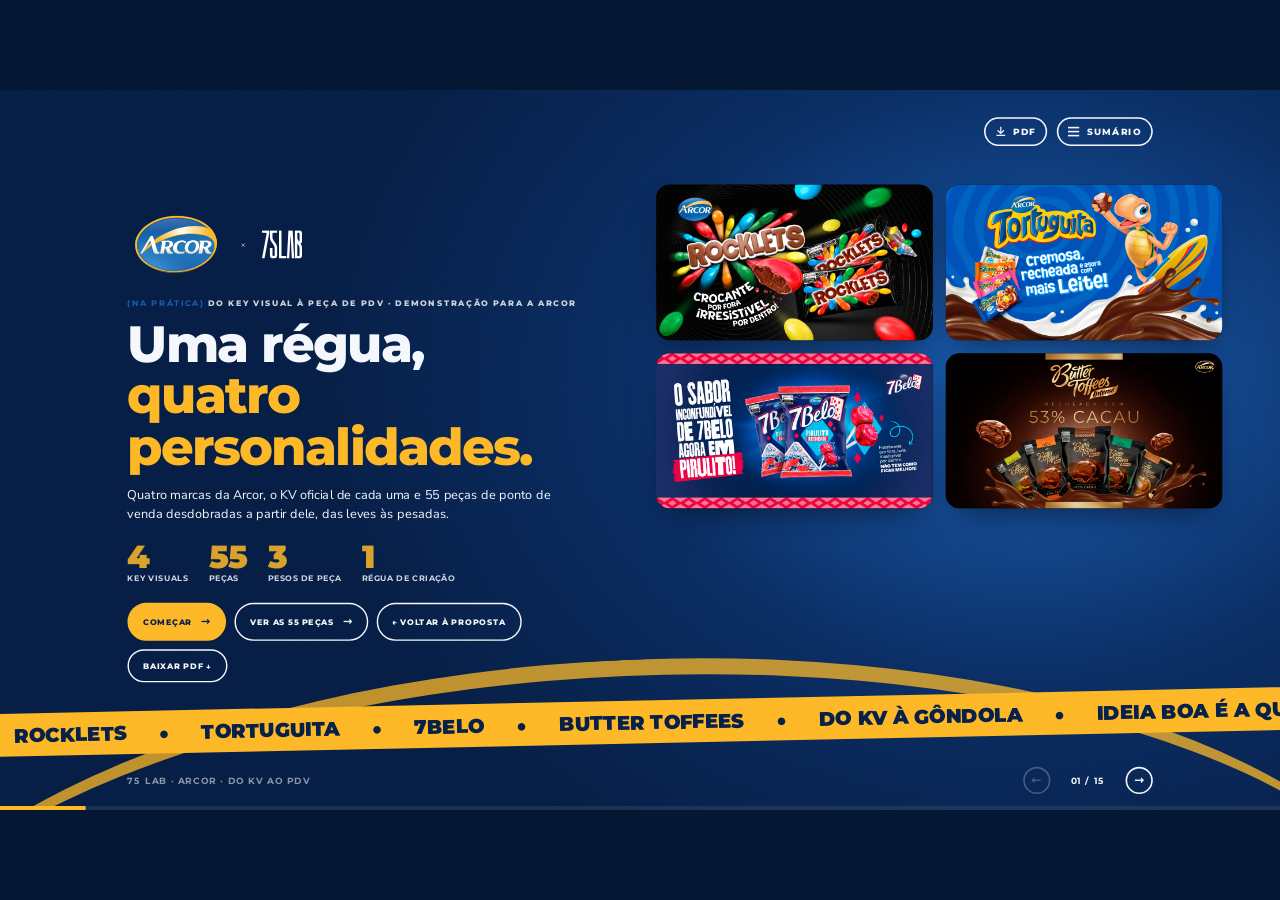
<file: index.html>
<!doctype html>
<html lang="pt-BR">
<head>
<meta charset="utf-8">
<meta name="viewport" content="width=device-width, initial-scale=1">
<title>Arcor × 75 LAB · Do KV ao PDV</title>
<meta name="description" content="Demonstração da 75 LAB para a Arcor: estratégia de criação do key visual à peça de ponto de venda, com 55 peças de Rocklets, Tortuguita, 7Belo e Butter Toffees.">
<meta name="robots" content="noindex">
<link rel="icon" href="assets/75lab-lime.png">
<link rel="preconnect" href="https://fonts.googleapis.com">
<link rel="preconnect" href="https://fonts.gstatic.com" crossorigin>
<link href="https://fonts.googleapis.com/css2?family=Montserrat:wght@600;700;800;900&family=Nunito+Sans:opsz,wght@6..12,400;6..12,600;6..12,700;6..12,800&display=swap" rel="stylesheet">
<link rel="stylesheet" href="assets/deck.css?v=20261029163727">
</head>
<body>

<svg width="0" height="0" style="position:absolute" aria-hidden="true">
  <symbol id="i-pincel" viewBox="0 0 48 48"><path d="M30 6l12 12-20 20H10V26zM25 11l12 12M10 38l-4 4"/></symbol>
  <symbol id="i-fabrica" viewBox="0 0 48 48"><path d="M6 42V20l10 6v-6l10 6v-6l10 6V8h6v34zM13 35h5M23 35h5M33 35h5"/></symbol>
  <symbol id="i-caminhao" viewBox="0 0 48 48"><path d="M4 11h24v21H4zM28 18h9l7 8v6H28z"/><circle cx="12" cy="36" r="4"/><circle cx="36" cy="36" r="4"/></symbol>
  <symbol id="i-rede" viewBox="0 0 48 48"><rect x="19" y="19" width="10" height="10"/><rect x="5" y="5" width="8" height="8"/><rect x="35" y="5" width="8" height="8"/><rect x="5" y="35" width="8" height="8"/><rect x="35" y="35" width="8" height="8"/><path d="M13 13l6 6M35 13l-6 6M13 35l6-6M35 35l-6-6"/></symbol>
  <symbol id="i-relogio" viewBox="0 0 48 48"><circle cx="24" cy="24" r="18"/><path d="M24 13v11l8 5"/></symbol>
  <symbol id="i-escudo" viewBox="0 0 48 48"><path d="M24 4l16 6v12c0 10-7 18-16 22C15 40 8 32 8 22V10z"/><path d="M17 24l5 5 9-10"/></symbol>
  <symbol id="i-olho" viewBox="0 0 48 48"><path d="M4 24s7-13 20-13 20 13 20 13-7 13-20 13S4 24 4 24z"/><circle cx="24" cy="24" r="6"/></symbol>
  <symbol id="i-cadeado" viewBox="0 0 48 48"><rect x="10" y="22" width="28" height="20"/><path d="M16 22v-6a8 8 0 0 1 16 0v6M24 30v5"/></symbol>
  <symbol id="i-check" viewBox="0 0 48 48"><path d="M9 25l9 9 21-21"/></symbol>
  <symbol id="i-x" viewBox="0 0 48 48"><path d="M12 12l24 24M36 12L12 36"/></symbol>
  <symbol id="i-qr" viewBox="0 0 64 64"><rect x="8" y="8" width="18" height="18"/><rect x="38" y="8" width="18" height="18"/><rect x="8" y="38" width="18" height="18"/><path d="M14 14h6v6h-6zM44 14h6v6h-6zM14 44h6v6h-6zM38 38h6v6h-6zM50 50h6M50 38v6M38 50h6M44 44h6"/></symbol>
  <symbol id="i-pin" viewBox="0 0 48 48"><path d="M24 44s14-13 14-24a14 14 0 0 0-28 0c0 11 14 24 14 24z"/><circle cx="24" cy="20" r="5"/></symbol>
  <symbol id="i-camera" viewBox="0 0 48 48"><path d="M6 15h36v25H6zM17 15l3-6h8l3 6"/><circle cx="24" cy="27" r="7"/></symbol>
  <symbol id="i-calendario" viewBox="0 0 48 48"><path d="M6 10h36v32H6zM6 19h36M16 5v9M32 5v9M13 27h5M22 27h5M31 27h5M13 34h5M22 34h5"/></symbol>
  <symbol id="i-grafico" viewBox="0 0 48 48"><path d="M7 7v34h35M13 33l9-10 6 6 12-14"/></symbol>
  <symbol id="i-alvo" viewBox="0 0 48 48"><circle cx="24" cy="24" r="18"/><circle cx="24" cy="24" r="10"/><circle cx="24" cy="24" r="2"/></symbol>
  <symbol id="i-pessoas" viewBox="0 0 48 48"><circle cx="17" cy="16" r="6"/><circle cx="33" cy="18" r="5"/><path d="M5 40c0-8 5-13 12-13s12 5 12 13M29 28c7 0 13 4 13 12"/></symbol>
  <symbol id="i-raio" viewBox="0 0 48 48"><path d="M27 4L10 27h12l-3 17 19-25H26z"/></symbol>
  <symbol id="i-loja" viewBox="0 0 48 48"><path d="M6 18l4-10h28l4 10zM8 18v24h32V18M20 42V30h8v12"/></symbol>
  <symbol id="i-caixa" viewBox="0 0 48 48"><path d="M6 14l18-8 18 8v20l-18 8-18-8zM6 14l18 8 18-8M24 22v20"/></symbol>
  <symbol id="i-arquivo" viewBox="0 0 48 48"><path d="M11 4h18l9 9v31H11zM28 4v10h10M17 25h14M17 32h14"/></symbol>
  <symbol id="i-alerta" viewBox="0 0 48 48"><path d="M24 6l20 36H4zM24 19v11M24 35v2"/></symbol>
  <symbol id="i-moeda" viewBox="0 0 48 48"><circle cx="24" cy="24" r="18"/><path d="M29 17h-7a4 4 0 0 0 0 8h4a4 4 0 0 1 0 8h-8M24 13v4M24 33v3"/></symbol>
  <symbol id="i-cubo" viewBox="0 0 48 48"><path d="M24 4l18 10v20L24 44 6 34V14zM6 14l18 10 18-10M24 24v20"/></symbol>
  <symbol id="i-sinal" viewBox="0 0 48 48"><circle cx="24" cy="30" r="3"/><path d="M16 22a11 11 0 0 1 16 0M10 16a19 19 0 0 1 28 0M24 33v10"/></symbol>
  <symbol id="i-lupa" viewBox="0 0 48 48"><circle cx="20" cy="20" r="13"/><path d="M30 30l13 13"/></symbol>
  <symbol id="i-tag" viewBox="0 0 48 48"><path d="M6 6h18l18 18-18 18L6 24z"/><circle cx="15" cy="15" r="3"/></symbol>
  <symbol id="i-pasta" viewBox="0 0 48 48"><path d="M5 10h14l4 5h20v25H5z"/></symbol>
  <symbol id="i-versao" viewBox="0 0 48 48"><circle cx="12" cy="10" r="5"/><circle cx="12" cy="38" r="5"/><circle cx="36" cy="18" r="5"/><path d="M12 15v18M36 23c0 9-12 6-21 13"/></symbol>
  <symbol id="i-nota" viewBox="0 0 48 48"><path d="M10 4h28v40l-5-4-5 4-4-4-5 4-4-4-5 4zM17 16h14M17 24h14M17 32h8"/></symbol>
  <symbol id="i-seta" viewBox="0 0 48 48"><path d="M7 24h32M29 14l10 10-10 10"/></symbol>
  <symbol id="i-chat" viewBox="0 0 48 48"><path d="M6 8h36v24H20l-9 8v-8H6z"/></symbol>
  <symbol id="i-mail" viewBox="0 0 48 48"><path d="M5 10h38v28H5zM5 10l19 16 19-16"/></symbol>
  <symbol id="i-fone" viewBox="0 0 48 48"><path d="M10 6h8l4 10-5 4c2 5 6 9 11 11l4-5 10 4v8c0 2-2 4-4 4C20 42 6 28 6 10c0-2 2-4 4-4z"/></symbol>
  <symbol id="i-clique" viewBox="0 0 48 48"><path d="M19 26V9a4 4 0 0 1 8 0v13l9 2c3 .7 5 3.6 4.4 6.6L39 39c-.5 3-3 5-6 5H24c-2 0-3.8-1-5-2.6L11 31c-1.4-2 0-4.8 2.4-4.8 1 0 2 .4 2.7 1.2L19 30"/><path d="M8 12l4 2M10 4l3 4M18 1v4"/></symbol>
  <symbol id="i-funil" viewBox="0 0 48 48"><path d="M5 7h38L28 25v15l-8 4V25z"/></symbol>
</svg>

<div id="wrap"><div id="stage" class="t-foto capa">

  <!-- ===================================================== 01 capa -->
  <section id="capa" class="tela s-capa ativa" data-tema="foto" data-titulo="Capa" data-cap="">
    <div class="kvs-capa sangra" aria-hidden="true">
      <img src="assets/kv/rocklets.webp" alt=""><img src="assets/kv/tortuguita.webp" alt=""><img src="assets/kv/7belo.webp" alt=""><img src="assets/kv/butter-toffees.webp" alt="">
    </div>
    <div class="veu sangra"></div>
    <div class="arco sangra" aria-hidden="true"></div>
    <div class="texto">
      <div class="duas-marcas anima"><img class="arcor" src="assets/logos/arcor.svg" alt="Arcor"><span>×</span><img class="lab" src="assets/logos/75lab-logo-lime.svg" alt="75 LAB"></div>
      <span class="eyebrow anima d1"><b>(Na prática)</b> Do key visual à peça de PDV · demonstração para a Arcor</span>
      <h1 class="anima d2">Uma régua,<br><span>quatro personalidades.</span></h1>
      <p class="lead anima d3">Quatro marcas da Arcor, o KV oficial de cada uma e 55 peças de ponto de venda desdobradas a partir dele, das leves às pesadas.</p>
      <div class="nums-capa anima d4"><span><b data-conta="4">4</b>key visuals</span><span><b data-conta="55">55</b>peças</span><span><b data-conta="3">3</b>pesos de peça</span><span><b data-conta="1">1</b>régua de criação</span></div>
      <div class="acoes anima d5">
        <button class="botao cheio seta" data-ir="por-que" data-cursor="Ir">Começar</button>
        <button class="botao seta" data-ir="galeria" data-cursor="Ver">Ver as 55 peças</button>
        <a class="botao so-tela" href="https://projetos.75lab.com.br/arcor-rfq-75lab/#33" data-cursor="Voltar">← Voltar à proposta</a>
        <a class="botao so-tela" href="arcor-kv-pdv-75lab.pdf" download="Arcor x 75 LAB - Do KV ao PDV.pdf" data-cursor="Baixar">Baixar PDF ↓</a>
      </div>
    </div>
    <div class="marquee sangra"><div>
      <span>Rocklets</span><span>Tortuguita</span><span>7Belo</span><span>Butter Toffees</span><span>Do KV à gôndola</span><span>Ideia boa é a que acontece</span>
      <span>Rocklets</span><span>Tortuguita</span><span>7Belo</span><span>Butter Toffees</span><span>Do KV à gôndola</span><span>Ideia boa é a que acontece</span>
    </div></div>
  </section>

  <!-- ===================================================== 02 por que -->
  <section id="por-que" class="tela s-porq" data-tema="claro" data-titulo="Por que fizemos antes de pedir" data-cap="(01) O ponto de partida">
    <span class="eyebrow anima"><b>(01)</b> Por que esta demonstração existe</span>
    <h2 class="anima d1">Fizemos antes de pedir, <span class="onda t-teal">com o que já é de vocês.</span></h2>
    <p class="lead anima d2">Pegamos quatro marcas reais da Arcor e o key visual oficial de cada uma, sem briefing e sem manual de marca, e desdobramos em peças de ponto de venda. É o mesmo caminho que a conta percorre toda semana: o KV entra, a peça sai pronta para aprovar.</p>
    <div class="trio">
      <div class="anima d2"><span class="n">Entra</span><strong class="num" data-conta="4">4</strong><b>KVs oficiais</b><p>Rocklets, Tortuguita, 7Belo e Butter Toffees, exatamente como a Arcor publica.</p></div>
      <i class="sta anima d3"></i>
      <div class="anima d3"><span class="n">Decide</span><strong class="num" data-conta="4">4</strong><b>decisões de criação</b><p>Promessa, herói, forma e caminho do shopper. Sempre nessa ordem.</p></div>
      <i class="sta anima d4"></i>
      <div class="sai anima d4"><span class="n">Sai</span><strong class="num" data-conta="55">55</strong><b>peças para aprovar</b><p>Conceito realista de cada peça, com medida, material e tiragem, antes de virar 3D.</p></div>
    </div>
    <p class="aviso anima d5"><svg class="ic p"><use href="#i-alerta"/></svg>Demonstração criada sem briefing nem manual de marca da Arcor. Os KVs são os oficiais das marcas; as peças são conceitos da 75 LAB em aprovação.</p>
  </section>

  <!-- ===================================================== 03 os KVs -->
  <section id="kvs" class="tela s-kvs" data-tema="escuro" data-titulo="O KV é a promessa" data-cap="(01) O ponto de partida">
    <span class="eyebrow anima"><b>(01)</b> Os quatro key visuals</span>
    <h2 class="anima d1">O KV é a promessa. <span class="t-lime">A peça tem de cumpri-la na gôndola.</span></h2>
    <div class="quatro-kv">
      <figure class="amplia anima zoom d2" data-amplia="assets/kv/rocklets.webp" data-legenda="KV oficial Rocklets" data-cursor="Ampliar"><img src="assets/kv/rocklets-p.webp" alt="KV Rocklets"><q>Crocante por fora, irresistível por dentro.</q><span>Rocklets</span></figure>
      <figure class="amplia anima zoom d3" data-amplia="assets/kv/tortuguita.webp" data-legenda="KV oficial Tortuguita" data-cursor="Ampliar"><img src="assets/kv/tortuguita-p.webp" alt="KV Tortuguita"><q>Cremosa, recheada e agora com mais leite.</q><span>Tortuguita</span></figure>
      <figure class="amplia anima zoom d4" data-amplia="assets/kv/7belo.webp" data-legenda="KV oficial 7Belo" data-cursor="Ampliar"><img src="assets/kv/7belo-p.webp" alt="KV 7Belo"><q>O sabor inconfundível de 7Belo agora em pirulito.</q><span>7Belo</span></figure>
      <figure class="amplia anima zoom d5" data-amplia="assets/kv/butter-toffees.webp" data-legenda="KV oficial Butter Toffees Intense" data-cursor="Ampliar"><img src="assets/kv/butter-toffees-p.webp" alt="KV Butter Toffees"><q>Recheada com 53% cacau.</q><span>Butter Toffees</span></figure>
    </div>
    <span class="cta so-tela"><svg class="ic"><use href="#i-clique"/></svg>Clique no KV para ver inteiro</span>
    <p class="fonte">Key visuals oficiais das marcas Arcor, usados como referência obrigatória: mesmo logo, mesma embalagem, mesmas cores e mesma linguagem.</p>
  </section>

  <!-- ===================================================== 04 método -->
  <section id="metodo" class="tela s-met" data-tema="claro" data-titulo="Do KV à peça em quatro decisões" data-cap="(02) A estratégia de criação">
    <span class="eyebrow anima"><b>(02)</b> A estratégia de criação</span>
    <h2 class="anima d1">Do KV à peça em <span class="onda t-teal">quatro decisões.</span></h2>
    <div class="degraus4">
      <div class="dg anima d2"><span class="n">01</span><svg class="ic vivo"><use href="#i-olho"/></svg><b>Ler a promessa</b><p>O que o KV diz numa frase. A peça repete a promessa, não inventa outra.</p><em>Rocklets: crocante por fora, irresistível por dentro</em></div>
      <div class="dg anima d3"><span class="n">02</span><svg class="ic vivo"><use href="#i-alvo"/></svg><b>Eleger o herói</b><p>O elemento de que a marca é dona e que ninguém confunde com o vizinho de gôndola.</p><em>Rocklets: a drágea colorida partida ao meio</em></div>
      <div class="dg anima d4"><span class="n">03</span><svg class="ic vivo"><use href="#i-cubo"/></svg><b>Levar o herói para a forma</b><p>O herói deixa de ser impressão e vira estrutura: volume, recorte, camada.</p><em>Rocklets: meias esferas termoformadas nas cores da marca</em></div>
      <div class="dg anima d5"><span class="n">04</span><svg class="ic vivo"><use href="#i-pin"/></svg><b>Distribuir pelo caminho</b><p>Cada peso de peça trabalha num metro diferente da loja, da porta ao caixa.</p><em>Rocklets: do adesivo de chão à fachada</em></div>
      <svg class="liga-met" viewBox="0 0 1456 30" preserveAspectRatio="none" aria-hidden="true"><path class="liga" d="M0 15H1440"/><path d="M1426 5l14 10-14 10" fill="none" stroke="currentColor" stroke-width="3"/></svg>
    </div>
    <div class="exemplo anima d6">
      <img src="assets/kv/rocklets-p.webp" alt="KV Rocklets">
      <svg class="ic seta-ex"><use href="#i-seta"/></svg>
      <img src="assets/pecas/rocklets/02-wobbler-p.webp" alt="Wobbler Rocklets">
      <img src="assets/pecas/rocklets/07-display-chao-p.webp" alt="Display de chão Rocklets">
      <img src="assets/pecas/rocklets/12-ilha-p.webp" alt="Ilha Rocklets">
      <p>A mesma drágea do KV, no wobbler de 15 cm, no display de 1,60 m e na ilha de 2 m.</p>
    </div>
  </section>

  <!-- ===================================================== 05 a regra -->
  <section id="regra" class="tela s-reg" data-tema="escuro" data-titulo="Inovar na ideia, nunca no efeito" data-cap="(02) A estratégia de criação">
    <span class="eyebrow anima"><b>(02)</b> A régua de criação</span>
    <h2 class="anima d1">Inovar na ideia e na forma. <span class="t-lime">Nunca no efeito.</span></h2>
    <div class="lados">
      <div class="entra anima esq d2"><span class="eyebrow"><svg class="ic p"><use href="#i-check"/></svg>Entra</span>
        <ul><li>Recorte eletrônico com borda real</li><li>Camadas de PS e papelão com espessura aparente</li><li>Hot stamping e verniz localizado</li><li>Acrílico com reflexo verdadeiro</li><li>Uma ideia forte por peça, com respiro</li><li>Embalagem real abastecendo a peça</li></ul></div>
      <div class="sai anima dir d3"><span class="eyebrow"><svg class="ic p"><use href="#i-x"/></svg>Fica de fora</span>
        <ul><li>Neon e LED brilhando em tudo</li><li>Brilho mágico e partículas</li><li>Chocolate em computação gráfica</li><li>Cor saturada e luz cinematográfica</li><li>Excesso de elementos e simetria perfeita</li><li>Caixa retangular com arte colada</li></ul></div>
    </div>
    <div class="foto-regra anima d4"><img src="assets/pecas/butter-toffees/09-totem-p.webp" alt="Totem Butter Toffees"><p><b>Foto de estúdio, não ilustração.</b> Fundo cinza neutro, luz suave, sombra real no piso. A peça é o único destaque, para a aprovação julgar a peça e não o cenário.</p></div>
    <p class="fonte">Régua aplicada nos 55 conceitos da rodada 2. A rodada 1, de artes planas aplicadas em caixas genéricas, foi reprovada pela própria 75 LAB antes de chegar a vocês.</p>
  </section>

  <!-- ===================================================== 06 sistema -->
  <section id="sistema" class="tela s-sis" data-tema="lime" data-titulo="Leves, médias e pesadas" data-cap="(02) A estratégia de criação">
    <span class="eyebrow anima"><b>(02)</b> O sistema de peças</span>
    <h2 class="anima d1">Leves convertem, médias criam ponto extra, <span class="apagada">pesadas mudam o espaço.</span></h2>
    <div class="pesos">
      <div class="ps anima d2"><span class="tag">Leves · 6 peças</span><b>Na gôndola</b><p>Régua, wobbler, stopper, testeira, clip strip e adesivo de chão. Chamam o olhar no ponto de preço e levam a mão até o produto.</p><div class="tir"><i style="--w:100%"><span>wobbler</span>3.000</i><i style="--w:66%"><span>régua e stopper</span>2.000</i><i style="--w:50%"><span>clip strip</span>1.500</i><i style="--w:27%"><span>testeira</span>800</i></div></div>
      <div class="ps anima d3"><span class="tag">Médias · 5 peças</span><b>No ponto extra</b><p>Display de chão, display de balcão, totem, ponta de gôndola e portal. Tiram a marca da prateleira e criam um segundo lugar de compra.</p><div class="tir"><i style="--w:50%"><span>display de balcão</span>1.500</i><i style="--w:10%"><span>display de chão</span>300</i><i style="--w:4%"><span>totem</span>120</i><i style="--w:2%"><span>ponta de gôndola</span>60</i></div></div>
      <div class="ps anima d4"><span class="tag">Pesadas · 4 peças</span><b>No espaço</b><p>Ilha, store in store, degustação e fachada. Poucas unidades nas lojas certas, onde a marca vira destino.</p><div class="tir"><i style="--w:1%"><span>ilha</span>15</i><i style="--w:1%"><span>store in store e degustação</span>10</i><i style="--w:1%"><span>fachada</span>4</i></div></div>
    </div>
    <p class="fonte">Tiragem de referência por marca, usada para dimensionar material e acabamento de cada peça. Quinze peças por marca; a Tortuguita fechou a rodada 2 nas leves e médias.</p>
  </section>

  <!-- ===================================================== 07 Rocklets -->
  <section id="rocklets" class="tela s-mrc s-rk" data-tema="escuro" data-titulo="Rocklets · a drágea vira volume" data-cap="(03) As quatro marcas" style="--m1:#E52421;--m2:#FFC20E">
    <div class="fundo-m sangra"></div>
    <span class="eyebrow anima"><b>Rocklets</b> · RK-01 a RK-15</span>
    <h2 class="anima d1">A drágea sai do KV <span class="t-m">e vira volume.</span></h2>
    <img class="kv-m amplia anima esq d2" src="assets/kv/rocklets-p.webp" data-amplia="assets/kv/rocklets.webp" data-legenda="KV oficial Rocklets" data-cursor="Ampliar" alt="KV Rocklets">
    <dl class="leitura anima d3">
      <div><dt>Promessa</dt><dd>Crocante por fora, irresistível por dentro.</dd></div>
      <div><dt>Herói</dt><dd>A drágea colorida partida, mostrando o chocolate.</dd></div>
      <div><dt>Código</dt><dd>Fundo preto em espiral, explosão de cores, letreiro marrom.</dd></div>
      <div><dt>Forma</dt><dd>Meias esferas termoformadas nas cores da marca, recorte que segue a silhueta das drágeas.</dd></div>
    </dl>
    <figure class="heroi amplia anima zoom d2" data-amplia="assets/pecas/rocklets/07-display-chao.webp" data-legenda="RK-07 · Display de chão Rocklets" data-cursor="Ampliar"><img src="assets/pecas/rocklets/07-display-chao.webp" alt="Display de chão Rocklets"><span class="etq"><b>RK-07</b>display de chão em espiral</span></figure>
    <div class="faixa-m anima d4">
      <img class="amplia" src="assets/pecas/rocklets/02-wobbler-p.webp" data-amplia="assets/pecas/rocklets/02-wobbler.webp" data-legenda="RK-02 · Wobbler Rocklets" data-cursor="Ampliar" alt="Wobbler">
      <img class="amplia" src="assets/pecas/rocklets/08-display-balcao-p.webp" data-amplia="assets/pecas/rocklets/08-display-balcao.webp" data-legenda="RK-08 · Display de balcão Rocklets" data-cursor="Ampliar" alt="Display de balcão">
      <img class="amplia" src="assets/pecas/rocklets/11-portal-p.webp" data-amplia="assets/pecas/rocklets/11-portal.webp" data-legenda="RK-11 · Portal de corredor Rocklets" data-cursor="Ampliar" alt="Portal">
      <img class="amplia" src="assets/pecas/rocklets/15-fachada-p.webp" data-amplia="assets/pecas/rocklets/15-fachada.webp" data-legenda="RK-15 · Fachada de loja Rocklets" data-cursor="Ampliar" alt="Fachada">
    </div>
    <p class="porque anima d5">O display de chão gira como o vinil do fundo do KV: a espiral deixa de ser fundo e vira prateleira.</p>
  </section>

  <!-- ===================================================== 08 Tortuguita -->
  <section id="tortuguita" class="tela s-mrc s-tg" data-tema="escuro" data-titulo="Tortuguita · a mascote sai do papel" data-cap="(03) As quatro marcas" style="--m1:#FFD200;--m2:#FFFFFF">
    <div class="fundo-m sangra"></div>
    <figure class="heroi amplia anima esq d1" data-amplia="assets/pecas/tortuguita/08-display-balcao.webp" data-legenda="TG-08 · Display de balcão Tortuguita" data-cursor="Ampliar"><img src="assets/pecas/tortuguita/08-display-balcao.webp" alt="Display de balcão Tortuguita"><span class="etq"><b>TG-08</b>display de balcão</span></figure>
    <span class="eyebrow anima"><b>Tortuguita</b> · TG-01 a TG-10</span>
    <h2 class="anima d1">A mascote sai do papel <span class="t-m">e surfa na prateleira.</span></h2>
    <dl class="leitura anima d2">
      <div><dt>Promessa</dt><dd>Cremosa, recheada e agora com mais leite.</dd></div>
      <div><dt>Herói</dt><dd>A tartaruga surfando na onda de leite e chocolate.</dd></div>
      <div><dt>Código</dt><dd>Azul com espiral clara, letreiro amarelo com contorno azul.</dd></div>
      <div><dt>Forma</dt><dd>A mascote como recorte grande em camadas, e a onda de leite e chocolate como recorte da base.</dd></div>
    </dl>
    <img class="kv-m amplia anima d3" src="assets/kv/tortuguita-p.webp" data-amplia="assets/kv/tortuguita.webp" data-legenda="KV oficial Tortuguita" data-cursor="Ampliar" alt="KV Tortuguita">
    <div class="faixa-m anima d4">
      <img class="amplia" src="assets/pecas/tortuguita/02-wobbler-p.webp" data-amplia="assets/pecas/tortuguita/02-wobbler.webp" data-legenda="TG-02 · Wobbler Tortuguita" data-cursor="Ampliar" alt="Wobbler">
      <img class="amplia" src="assets/pecas/tortuguita/06-adesivo-chao-p.webp" data-amplia="assets/pecas/tortuguita/06-adesivo-chao.webp" data-legenda="TG-06 · Adesivo de chão Tortuguita" data-cursor="Ampliar" alt="Adesivo de chão">
      <img class="amplia" src="assets/pecas/tortuguita/09-totem-p.webp" data-amplia="assets/pecas/tortuguita/09-totem.webp" data-legenda="TG-09 · Totem Tortuguita" data-cursor="Ampliar" alt="Totem">
      <img class="amplia" src="assets/pecas/tortuguita/10-ponta-gondola-p.webp" data-amplia="assets/pecas/tortuguita/10-ponta-gondola.webp" data-legenda="TG-10 · Ponta de gôndola Tortuguita" data-cursor="Ampliar" alt="Ponta de gôndola">
    </div>
    <p class="porque anima d5">Personagem é o que a criança aponta de longe. Por isso a tartaruga é sempre a maior coisa da peça, e o produto fica na onda.</p>
  </section>

  <!-- ===================================================== 09 7Belo -->
  <section id="7belo" class="tela s-mrc s-7b" data-tema="escuro" data-titulo="7Belo · o pirulito em tamanho de loja" data-cap="(03) As quatro marcas" style="--m1:#FF4D7A;--m2:#FFFFFF">
    <div class="fundo-m sangra"></div>
    <img class="kv-m amplia anima d1" src="assets/kv/7belo-p.webp" data-amplia="assets/kv/7belo.webp" data-legenda="KV oficial 7Belo" data-cursor="Ampliar" alt="KV 7Belo">
    <div class="cab-m">
      <span class="eyebrow anima"><b>7Belo</b> · 7B-01 a 7B-15</span>
      <h2 class="anima d1">O pirulito ganha <span class="t-m">tamanho de loja.</span></h2>
    </div>
    <dl class="leitura anima d2">
      <div><dt>Promessa</dt><dd>O sabor inconfundível de 7Belo, agora em pirulito.</dd></div>
      <div><dt>Herói</dt><dd>O pirulito de framboesa, a novidade da linha.</dd></div>
      <div><dt>Código</dt><dd>Azul-marinho com losangos de carta, ziguezague rosa.</dd></div>
      <div><dt>Forma</dt><dd>Pirulitos gigantes em volume, esfera em acrílico e palito em tubo branco, losangos nas laterais.</dd></div>
    </dl>
    <div class="tres-h anima d3">
      <figure class="amplia" data-amplia="assets/pecas/7belo/02-wobbler.webp" data-legenda="7B-02 · Wobbler 7Belo" data-cursor="Ampliar"><img src="assets/pecas/7belo/02-wobbler-p.webp" alt="Wobbler 7Belo"><span class="etq"><b>7B-02</b>wobbler</span></figure>
      <figure class="amplia" data-amplia="assets/pecas/7belo/11-portal.webp" data-legenda="7B-11 · Portal de corredor 7Belo" data-cursor="Ampliar"><img src="assets/pecas/7belo/11-portal-p.webp" alt="Portal 7Belo"><span class="etq"><b>7B-11</b>portal de corredor</span></figure>
      <figure class="amplia" data-amplia="assets/pecas/7belo/14-degustacao.webp" data-legenda="7B-14 · Ambientação de degustação 7Belo" data-cursor="Ampliar"><img src="assets/pecas/7belo/14-degustacao-p.webp" alt="Degustação 7Belo"><span class="etq"><b>7B-14</b>degustação</span></figure>
    </div>
    <p class="porque anima d4">Lançamento precisa ser visto antes de ser lido. O pirulito em volume avisa a novidade do outro lado do corredor, e o losango garante que é 7Belo.</p>
  </section>

  <!-- ===================================================== 10 Butter Toffees -->
  <section id="butter-toffees" class="tela s-mrc s-bt" data-tema="escuro" data-titulo="Butter Toffees · a boutique dentro do supermercado" data-cap="(03) As quatro marcas" style="--m1:#D9B26A;--m2:#F2E3C2">
    <div class="fundo-m sangra"></div>
    <span class="eyebrow anima"><b>Butter Toffees Intense</b> · BT-01 a BT-15</span>
    <h2 class="anima d1">Uma boutique de chocolate <span class="t-m">dentro do supermercado.</span></h2>
    <dl class="leitura anima d2">
      <div><dt>Promessa</dt><dd>Recheada com 53% cacau.</dd></div>
      <div><dt>Herói</dt><dd>O bombom partido na onda de chocolate.</dd></div>
    </dl>
    <figure class="heroi amplia anima zoom d2" data-amplia="assets/pecas/butter-toffees/13-store-in-store.webp" data-legenda="BT-13 · Store in store Butter Toffees" data-cursor="Ampliar"><img src="assets/pecas/butter-toffees/13-store-in-store.webp" alt="Store in store Butter Toffees"><span class="etq"><b>BT-13</b>store in store</span></figure>
    <dl class="leitura dir-l anima d3">
      <div><dt>Código</dt><dd>Marrom profundo, splash de chocolate, serifa dourada.</dd></div>
      <div><dt>Forma</dt><dd>Marrom fosco com dourado em hot stamping, recortes em camadas como onda de chocolate, poucos elementos e muito respiro.</dd></div>
    </dl>
    <img class="kv-m amplia anima d3" src="assets/kv/butter-toffees-p.webp" data-amplia="assets/kv/butter-toffees.webp" data-legenda="KV oficial Butter Toffees Intense" data-cursor="Ampliar" alt="KV Butter Toffees">
    <div class="faixa-m anima d4">
      <img class="amplia" src="assets/pecas/butter-toffees/02-wobbler-p.webp" data-amplia="assets/pecas/butter-toffees/02-wobbler.webp" data-legenda="BT-02 · Wobbler Butter Toffees" data-cursor="Ampliar" alt="Wobbler">
      <img class="amplia" src="assets/pecas/butter-toffees/09-totem-p.webp" data-amplia="assets/pecas/butter-toffees/09-totem.webp" data-legenda="BT-09 · Totem Butter Toffees" data-cursor="Ampliar" alt="Totem">
      <img class="amplia" src="assets/pecas/butter-toffees/14-degustacao-p.webp" data-amplia="assets/pecas/butter-toffees/14-degustacao.webp" data-legenda="BT-14 · Ambientação de degustação Butter Toffees" data-cursor="Ampliar" alt="Degustação">
    </div>
    <p class="porque anima d5">Premium se mostra pelo que falta: menos peças na gôndola, mais acabamento, e o dourado só onde a mão encosta.</p>
  </section>

  <!-- ===================================================== 11 galeria -->
  <section id="galeria" class="tela s-gal" data-tema="claro" data-titulo="As 55 peças" data-cap="(04) As 55 peças" data-estados="#galMarcas button">
    <span class="eyebrow anima"><b>(04)</b> As 55 peças da rodada 2</span>
    <h2 class="anima d1">Cada peça com medida, material <span class="onda t-teal">e função na loja.</span></h2>
    <div class="filtros anima d2" id="galMarcas"></div>
    <div class="filtros pesos-f anima d2" id="galPesos"></div>
    <div class="grade-g anima d3" id="galGrade"></div>
    <div class="ficha-g anima dir d3" id="galFicha"></div>
    <span class="cta so-tela"><svg class="ic"><use href="#i-clique"/></svg>Escolha a marca e clique na peça</span>
    <div class="todas-g" id="galTodas" aria-hidden="true"></div>
  </section>

  <!-- ===================================================== 12 mesma peça -->
  <section id="comparar" class="tela s-cmp" data-tema="escuro" data-titulo="A mesma peça, quatro marcas" data-cap="(04) As 55 peças" data-estados="#cmpTipos button">
    <span class="eyebrow anima"><b>(04)</b> A régua por trás das quatro</span>
    <h2 class="anima d1">A estrutura é uma régua. <span class="t-lime">A personalidade é da marca.</span></h2>
    <div class="tipos anima d2" id="cmpTipos"></div>
    <div class="quatro-c anima d3" id="cmpGrade"></div>
    <p class="leg-c anima d4" id="cmpTxt"></p>
    <span class="cta so-tela"><svg class="ic"><use href="#i-clique"/></svg>Troque o tipo de peça</span>
  </section>

  <!-- ===================================================== 13 jornada -->
  <section id="jornada" class="tela s-jor" data-tema="claro" data-titulo="O caminho do shopper" data-cap="(05) Na loja">
    <span class="eyebrow anima"><b>(05)</b> Na loja</span>
    <h2 class="anima d1">Cada peça trabalha <span class="onda t-teal">num metro diferente da loja.</span></h2>
    <div class="caminho">
      <svg class="trilha-j" viewBox="0 0 1456 40" preserveAspectRatio="none" aria-hidden="true"><path class="liga" d="M10 20H1440"/><path d="M1426 10l14 10-14 10" fill="none" stroke="currentColor" stroke-width="3"/></svg>
      <div class="et anima d2"><span class="n">01</span><b>Entrada</b><p>chama de longe</p><div class="imgs"><img src="assets/pecas/7belo/15-fachada-p.webp" alt="Fachada"><img src="assets/pecas/7belo/09-totem-p.webp" alt="Totem"></div><em>fachada · totem</em></div>
      <div class="et anima d3"><span class="n">02</span><b>Corredor</b><p>muda a direção do passo</p><div class="imgs"><img src="assets/pecas/7belo/11-portal-p.webp" alt="Portal"><img src="assets/pecas/7belo/06-adesivo-chao-p.webp" alt="Adesivo de chão"></div><em>portal · adesivo de chão</em></div>
      <div class="et anima d4"><span class="n">03</span><b>Gôndola</b><p>para o olhar no ponto de preço</p><div class="imgs"><img src="assets/pecas/7belo/03-stopper-p.webp" alt="Stopper"><img src="assets/pecas/7belo/04-testeira-p.webp" alt="Testeira"></div><em>stopper · testeira · régua · wobbler</em></div>
      <div class="et anima d5"><span class="n">04</span><b>Ponto extra</b><p>cria um segundo lugar de compra</p><div class="imgs"><img src="assets/pecas/7belo/12-ilha-p.webp" alt="Ilha"><img src="assets/pecas/7belo/10-ponta-gondola-p.webp" alt="Ponta de gôndola"></div><em>ilha · ponta · display de chão</em></div>
      <div class="et anima d6"><span class="n">05</span><b>Caixa</b><p>fecha no impulso</p><div class="imgs"><img src="assets/pecas/7belo/08-display-balcao-p.webp" alt="Display de balcão"><img src="assets/pecas/7belo/05-clipstrip-p.webp" alt="Clip strip"></div><em>display de balcão · clip strip</em></div>
    </div>
    <p class="porque-j anima d6">Uma campanha completa não é a soma das peças: é a sequência. Com 7Belo, o shopper vê o pirulito na entrada, encontra no corredor e leva no caixa.</p>
  </section>

  <!-- ===================================================== 14 próximos passos -->
  <section id="depois" class="tela s-dep2" data-tema="escuro" data-titulo="Do conceito à loja" data-cap="(05) Na loja">
    <span class="eyebrow anima"><b>(05)</b> Depois da aprovação</span>
    <h2 class="anima d1">O conceito aprovado <span class="t-lime">já sabe virar peça.</span></h2>
    <div class="trilho-d">
      <i class="linha-d"></i>
      <div class="pd anima d2"><span class="bol">01</span><em>Hoje</em><b>Aprovação</b><p>Os 55 conceitos com código (RK, TG, 7B e BT) para aprovar ou pedir ajuste peça a peça.</p></div>
      <div class="pd anima d3"><span class="bol">02</span><em>Modelo</em><b>3D e AR</b><p>O aprovado vira modelo 3D e realidade aumentada em tamanho real, aprovado dentro da loja.</p></div>
      <div class="pd anima d4"><span class="bol">03</span><em>Engenharia</em><b>Projeto executivo</b><p>Faca, vistas e cotas em DXF e PDF A3, com material e acabamento de cada peça.</p></div>
      <div class="pd anima d5"><span class="bol">04</span><em>Parceiros</em><b>Cotação e produção</b><p>Cotação garantida com parceiros homologados, prova de cor e piloto antes da tiragem.</p></div>
      <div class="pd anima d6"><span class="bol">05</span><em>Loja</em><b>Rastreio</b><p>Cada peça sai com número de série: quais chegaram, quantas montaram, com foto.</p></div>
    </div>
    <div class="acoes-d anima d6">
      <a class="botao cheio seta" href="https://projetos.75lab.com.br/arcor-rfq-75lab/#31" data-cursor="Ver">Ver a realidade aumentada na proposta</a>
      <a class="botao seta" href="https://projetos.75lab.com.br/arcor-rfq-75lab/#32" data-cursor="Ver">Ver o rastreio de PDV</a>
    </div>
  </section>

  <!-- ===================================================== 15 encerramento -->
  <section id="fim" class="tela s-fim2" data-tema="lime" data-titulo="Voltar à proposta" data-cap="(05) Na loja">
    <div class="duas-marcas anima"><img class="arcor" src="assets/logos/arcor.svg" alt="Arcor"><span>×</span><img class="lab" src="assets/logos/75lab-logo-preto.svg" alt="75 LAB"></div>
    <h2 class="anima d1">Ideia boa é a que acontece <span class="apagada">na gôndola.</span></h2>
    <p class="lead anima d2">Esta é a criação que a Arcor recebe toda semana: o KV de vocês, lido com estratégia, desdobrado em peças que sabem onde vão ficar na loja.</p>
    <div class="acoes anima d3">
      <a class="botao cheio seta" href="https://projetos.75lab.com.br/arcor-rfq-75lab/#33" data-cursor="Voltar">Voltar à proposta técnica</a>
      <a class="botao seta" href="https://wa.me/5511986765634?text=Ol%C3%A1%2C%20vi%20a%20demonstra%C3%A7%C3%A3o%20de%20PDV%20da%2075%20LAB%20para%20a%20Arcor" target="_blank" rel="noopener" data-cursor="Abrir">Fale conosco no WhatsApp</a>
      <button class="botao seta" data-ir="galeria" data-cursor="Ver">Rever as 55 peças</button>
    </div>
    <div class="mosaico-f anima d4" aria-hidden="true">
      <img src="assets/pecas/rocklets/12-ilha-p.webp" alt=""><img src="assets/pecas/tortuguita/10-ponta-gondola-p.webp" alt=""><img src="assets/pecas/7belo/11-portal-p.webp" alt=""><img src="assets/pecas/butter-toffees/15-fachada-p.webp" alt="">
    </div>
    <p class="inst anima d5">75 LAB Estratégia, Design e Produção Ltda · CNPJ 55.470.982/0001-77 · CENU, Torre Norte, Av. das Nações Unidas, 12.901, Brooklin, São Paulo, SP · contato@75lab.com.br · 75lab.com.br · Demonstração criada sem briefing nem manual de marca da Arcor.</p>
  </section>

  <header id="topo">
    <div class="marcas">
      <img class="arc" src="assets/logos/arcor.svg" alt="Arcor">
      <span class="x">×</span>
      <img class="lab m-escuro" src="assets/75lab-lime.png" alt="75 LAB"><img class="lab m-claro" src="assets/75lab-black.png" alt="75 LAB">
    </div>
    <div class="dir"><span class="cap" id="capTxt"></span><a id="btnPdf" href="arcor-kv-pdv-75lab.pdf" download="Arcor x 75 LAB - Do KV ao PDV.pdf" data-cursor="Baixar" aria-label="Baixar a apresentação em PDF"><svg viewBox="0 0 24 24" aria-hidden="true"><path d="M12 3v12M6 10l6 6 6-6M4 20h16"/></svg>PDF</a><button id="btnSumario" data-sumario data-cursor="Abrir"><span><i></i><i></i><i></i></span>Sumário</button></div>
  </header>
  <footer id="rodape">
    <span class="assin">75 LAB · Arcor · Do KV ao PDV</span>
    <div class="nav"><button id="ant" aria-label="Tela anterior" data-cursor="Voltar">←</button><span id="cont">01 / 15</span><button id="prox" aria-label="Próxima tela" data-cursor="Seguir">→</button></div>
  </footer>
  <div id="prog"><i></i></div>
  <div id="wipe"><img src="assets/logos/arcor.svg" alt=""></div>
  <nav id="sumario" aria-label="Sumário"><button class="botao mini fechar" data-cursor="Fechar">Fechar ✕</button><h2>Sumário · <span>Arcor × 75 LAB</span></h2><ol id="sumLista"></ol></nav>
  <div class="grao"></div>
</div></div>

<div id="caixa" role="dialog" aria-label="Imagem ampliada"><button class="fechar" data-cursor="Fechar">Fechar ✕</button><img id="cxImg" alt=""><p id="cxTxt"></p></div>
<div id="cursor"></div><div id="anel"><span id="anelTxt"></span></div>
<div id="gire"><img src="assets/75lab-lime.png" alt="75 LAB"><div class="tel"></div><h3>Gire o celular</h3><p>A apresentação foi desenhada na horizontal. Deitado, o celular mostra a tela inteira.</p><button class="botao mini" id="verAssim">Ver assim mesmo</button></div>

<script src="assets/pecas.js?v=20261029163727"></script>
<script src="assets/deck.js?v=20261029163727"></script>
</body>
</html>
</file>
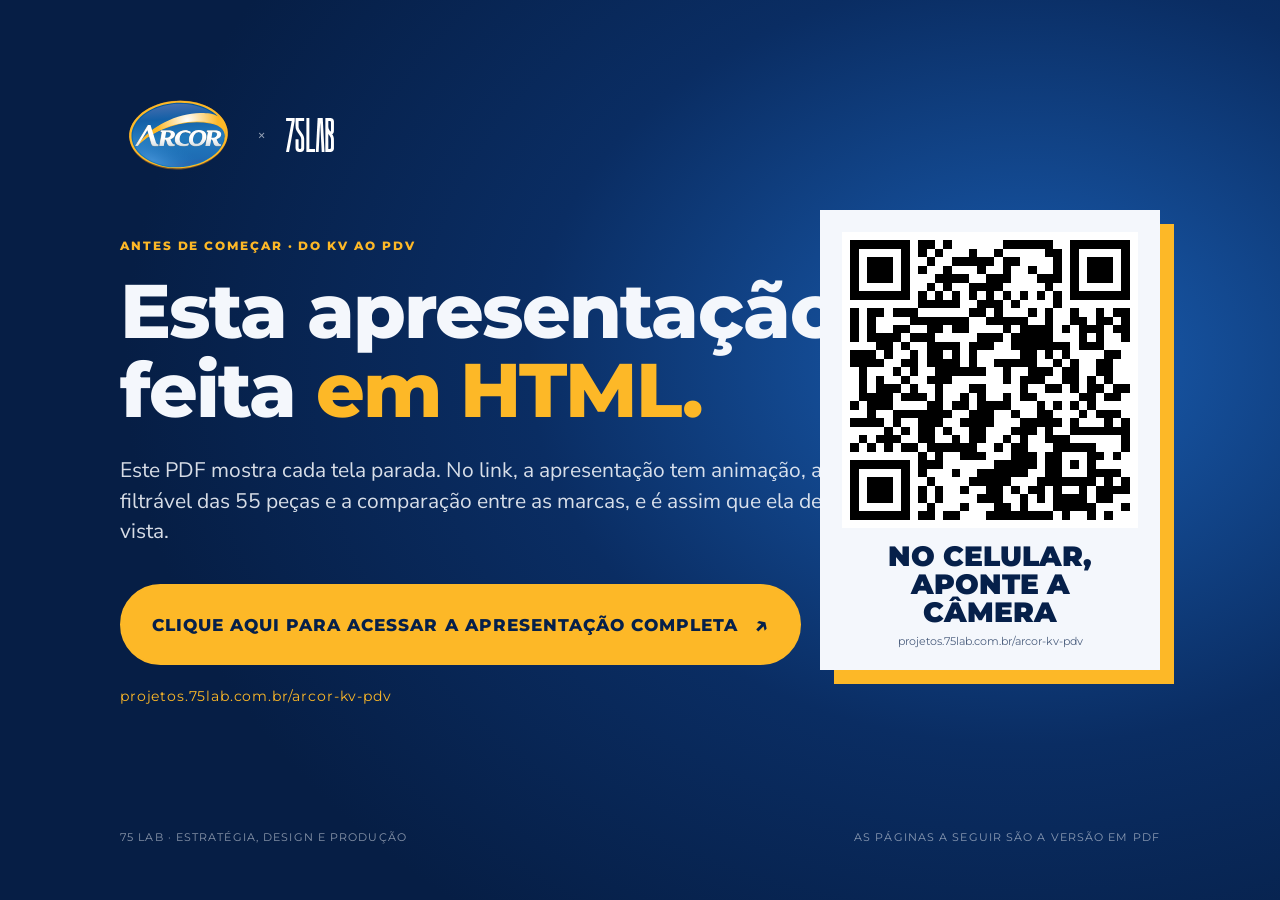
<file: pdf-capa.html>
<!doctype html>
<html lang="pt-BR">
<head>
<meta charset="utf-8">
<meta name="robots" content="noindex">
<title>Do KV ao PDV · abrir em HTML</title>
<link href="https://fonts.googleapis.com/css2?family=Montserrat:wght@600;700;800;900&family=Nunito+Sans:opsz,wght@6..12,400;6..12,600;6..12,700;6..12,800&display=swap" rel="stylesheet">
<link rel="stylesheet" href="assets/deck.css">
<style>
html,body{width:1600px;height:900px;overflow:hidden;background:var(--ink-2)}
.abre{position:absolute;inset:0;padding:96px 120px;color:var(--paper);background:radial-gradient(900px 700px at 80% 40%,#1A5FB4 0,#0A2D63 55%,#061E45 100%)}
.abre .marcas{display:flex;align-items:center;gap:20px}
.abre .marcas .arcor{height:78px}.abre .marcas .lab{height:34px;filter:brightness(0) invert(1)}.abre .marcas span{font-family:var(--mono);opacity:.6}
.abre .eyebrow{display:block;margin:64px 0 18px;color:var(--lime)}
.abre h1{font-size:76px;line-height:1.04;width:900px}
.abre h1 em{font-style:normal;color:var(--lime)}
.abre p{font-size:21px;line-height:1.45;width:780px;margin:26px 0 38px;opacity:.88}
.abre .botao{font-size:17px;padding:24px 30px;gap:16px}
.abre .botao b{font-size:24px}
.abre .url{display:block;font-family:var(--mono);font-size:14px;letter-spacing:.06em;margin-top:22px;color:var(--lime)}
.abre .qr{position:absolute;right:120px;top:210px;width:340px;background:var(--paper);color:var(--ink);padding:22px;text-align:center;box-shadow:14px 14px 0 var(--lime)}
.abre .qr img{width:100%;display:block;margin-bottom:14px}
.abre .qr b{display:block;font-family:var(--titulo);font-weight:900;font-size:28px;text-transform:uppercase;line-height:1}
.abre .qr small{display:block;font-family:var(--mono);font-size:11px;margin-top:8px;opacity:.7}
.abre .pe{position:absolute;left:120px;right:120px;bottom:56px;font-family:var(--mono);font-size:11px;letter-spacing:.1em;text-transform:uppercase;opacity:.55;display:flex;justify-content:space-between}
</style>
</head>
<body>
<div class="abre">
  <div class="marcas"><img class="arcor" src="assets/logos/arcor.svg" alt="Arcor"><span>×</span><img class="lab" src="assets/logos/75lab-logo-lime.svg" alt="75 LAB"></div>
  <span class="eyebrow">Antes de começar · Do KV ao PDV</span>
  <h1>Esta apresentação foi feita <em>em HTML.</em></h1>
  <p>Este PDF mostra cada tela parada. No link, a apresentação tem animação, a galeria filtrável das 55 peças e a comparação entre as marcas, e é assim que ela deve ser vista.</p>
  <a class="botao cheio" href="https://projetos.75lab.com.br/arcor-kv-pdv/">Clique aqui para acessar a apresentação completa <b>↗</b></a>
  <span class="url">projetos.75lab.com.br/arcor-kv-pdv</span>
  <div class="qr"><img src="assets/qr/kv-pdv.svg" alt="QR da apresentação"><b>No celular, aponte a câmera</b><small>projetos.75lab.com.br/arcor-kv-pdv</small></div>
  <div class="pe"><span>75 LAB · Estratégia, Design e Produção</span><span>As páginas a seguir são a versão em PDF</span></div>
</div>
</body>
</html>
</file>
<file: assets/deck.css>
/* Arcor × 75 LAB · Do KV ao PDV · identidade do 75lab.com.br
   palco fixo 1600x900 escalado; cantos retos; Big Shoulders + Space Grotesk + Space Mono */
:root{
  --ink:#050505;--ink-2:#101013;--ink-3:#17171c;--ink-4:#22222a;
  --paper:#F2F1E9;--paper-2:#E7E5DA;--paper-3:#DAD7C8;
  --lime:#C0EE4E;--lime-2:#AFD637;--teal:#01A290;--teal-2:#06C6AE;--alerta:#E8412C;
  --titulo:'Big Shoulders Display',Impact,sans-serif;--corpo:'Space Grotesk',system-ui,sans-serif;--mono:'Space Mono',ui-monospace,monospace;
  --linha-c:rgba(5,5,5,.16);--linha-e:rgba(242,241,233,.16);
  --mx:50%;--my:50%;
  --miolo:.88;--borda:calc(800px - 728px * var(--miolo));
}
*{box-sizing:border-box;margin:0;padding:0}
html,body{height:100%;background:var(--ink);overflow:hidden;color:var(--paper);font-family:var(--corpo);-webkit-font-smoothing:antialiased}
body.tem-mouse,body.tem-mouse *{cursor:none!important}
button{font:inherit;color:inherit;background:none;border:0}
a{color:inherit}
#wrap{position:fixed;inset:0;overflow:hidden;background:var(--ink)}
#stage{position:absolute;left:50%;top:50%;width:1600px;height:900px;margin:-450px 0 0 -800px;transform-origin:center;overflow:hidden;background:var(--ink-2)}

/* ---------- telas ---------- */
.tela{position:absolute;inset:0;overflow:hidden;visibility:hidden;opacity:0}
.tela.ativa{visibility:visible;opacity:1}
/* miolo: o conteúdo encolhe por igual a partir do centro e sobra respiro nas bordas */
.miolo{position:absolute;inset:0;transform:scale(var(--miolo));transform-origin:50% 50%}
.tela[data-tema=claro]{background:var(--paper);color:var(--ink)}
.tela[data-tema=claro2]{background:var(--paper-2);color:var(--ink)}
.tela[data-tema=escuro]{background:var(--ink-2);color:var(--paper)}
.tela[data-tema=lime]{background:var(--lime);color:var(--ink)}
.tela[data-tema=escuro]::before{content:'';position:absolute;inset:0;pointer-events:none;background:radial-gradient(520px circle at var(--mx) var(--my),rgba(192,238,78,.075),rgba(1,162,144,.035) 40%,transparent 70%)}
.grao{position:absolute;inset:0;pointer-events:none;opacity:.07;mix-blend-mode:overlay;z-index:30;background-image:url("data:image/svg+xml;utf8,<svg xmlns='http://www.w3.org/2000/svg' width='160' height='160'><filter id='n'><feTurbulence type='fractalNoise' baseFrequency='.9' numOctaves='2'/></filter><rect width='100%' height='100%' filter='url(%23n)'/></svg>")}

/* ---------- tipografia ---------- */
h1,h2,h3,.num{font-family:var(--titulo);font-weight:900;text-transform:uppercase;letter-spacing:-.02em;line-height:1.04}
h2{font-size:64px}
.eyebrow{font-family:var(--mono);font-weight:700;font-size:12px;letter-spacing:.16em;text-transform:uppercase}
.eyebrow b{color:var(--teal)}
[data-tema=escuro] .eyebrow b{color:var(--lime)}
.apagada{opacity:.38}
.t-lime{color:var(--lime)}.t-teal{color:var(--teal)}
[data-tema=claro] .t-lime,[data-tema=claro2] .t-lime{color:var(--teal)}
.onda{position:relative;white-space:nowrap}
.onda::after{content:'';position:absolute;left:0;right:0;bottom:-.08em;height:.16em;background:url("data:image/svg+xml;utf8,<svg xmlns='http://www.w3.org/2000/svg' width='40' height='12' viewBox='0 0 40 12'><path d='M0 6 Q10 0 20 6 T40 6' fill='none' stroke='%2301A290' stroke-width='3'/></svg>") repeat-x left center/40px 100%;transform:scaleX(0);transform-origin:left;transition:transform .9s cubic-bezier(.2,.7,.2,1) .5s}
.tela.ativa .onda::after{transform:scaleX(1)}
.lead{font-size:18px;line-height:1.5;max-width:640px}
.mono{font-family:var(--mono)}
.peq{font-size:14px;line-height:1.45}
.fonte{position:absolute;left:72px;right:72px;bottom:40px;font-size:9.5px;font-family:var(--mono);opacity:.5;line-height:1.45;letter-spacing:.02em}
.selo{display:inline-flex;align-items:center;gap:8px;font-family:var(--mono);font-size:11px;font-weight:700;letter-spacing:.12em;text-transform:uppercase;padding:6px 10px;background:var(--ink);color:var(--lime)}
[data-tema=escuro] .selo{background:var(--lime);color:var(--ink)}
.selo.pendente{background:transparent;color:inherit;border:2px dashed currentColor}

/* frase de fecho de cada tela */
.fecho{position:absolute;left:72px;right:72px;bottom:86px;display:flex;gap:18px;align-items:flex-start;font-family:var(--mono);font-size:13px;line-height:1.55;letter-spacing:.02em;text-transform:uppercase;padding-top:16px;border-top:2px solid var(--linha-c)}
[data-tema=escuro] .fecho{border-color:var(--linha-e)}
.fecho::before{content:'';flex:none;width:14px;height:14px;margin-top:3px;background:var(--teal)}
[data-tema=escuro] .fecho::before{background:var(--lime)}
[data-tema=lime] .fecho::before{background:var(--ink)}

/* ---------- botões ---------- */
.botao{display:inline-flex;align-items:center;gap:12px;font-family:var(--mono);font-weight:700;font-size:12px;letter-spacing:.12em;text-transform:uppercase;padding:14px 20px;border:2px solid currentColor;background:transparent;color:inherit;text-decoration:none;transition:transform .2s,background .2s,color .2s,box-shadow .2s;white-space:nowrap}
.botao:hover{background:var(--lime);color:var(--ink);border-color:var(--ink);transform:translate(-2px,-2px);box-shadow:3px 3px 0 var(--ink)}
.botao.cheio{background:var(--lime);color:var(--ink);border-color:var(--lime)}
[data-tema=claro] .botao.cheio,[data-tema=claro2] .botao.cheio,[data-tema=lime] .botao.cheio{background:var(--ink);color:var(--lime);border-color:var(--ink)}
.botao.cheio:hover{background:var(--paper);color:var(--ink);border-color:var(--ink)}
.botao.mini{padding:9px 13px;font-size:11px}
.seta::after{content:'→';font-family:var(--corpo);font-size:16px;transition:transform .2s}
.botao:hover .seta::after,.seta:hover::after{transform:translateX(3px)}

/* ícones */
.ic{width:40px;height:40px;fill:none;stroke:currentColor;stroke-width:3;stroke-linecap:square;stroke-linejoin:miter;flex:none}
.ic.p{width:24px;height:24px;stroke-width:3.5}
.ic.g{width:56px;height:56px}
.tela.ativa .ic.vivo{animation:icone 3.2s ease-in-out infinite}
@keyframes icone{0%,100%{transform:translateY(0)}50%{transform:translateY(-4px)}}

/* entrada dos elementos */
.anima{opacity:0;transform:translateY(26px);transition:opacity .7s ease,transform .7s cubic-bezier(.2,.7,.2,1)}
.anima.esq{transform:translateX(-30px)}.anima.dir{transform:translateX(30px)}.anima.zoom{transform:scale(.94)}
.tela.ativa .anima{opacity:1;transform:none}
.tela.ativa .d1{transition-delay:.15s}.tela.ativa .d2{transition-delay:.28s}.tela.ativa .d3{transition-delay:.41s}
.tela.ativa .d4{transition-delay:.54s}.tela.ativa .d5{transition-delay:.67s}.tela.ativa .d6{transition-delay:.8s}.tela.ativa .d7{transition-delay:.93s}

/* barras animadas */
.barra{height:10px;background:rgba(5,5,5,.1);position:relative;overflow:hidden}
[data-tema=escuro] .barra{background:rgba(242,241,233,.1)}
.barra i{position:absolute;left:0;top:0;bottom:0;width:0;background:var(--teal);transition:width 1.2s cubic-bezier(.2,.7,.2,1) .4s}
[data-tema=escuro] .barra i{background:var(--lime)}
.tela.ativa .barra i{width:var(--w)}

/* formas soltas do site */
.forma{position:absolute;pointer-events:none}
.forma.circ{width:150px;height:150px;border-radius:50%;border:2px dashed var(--teal);animation:gira 28s linear infinite;opacity:.55}
.forma.quad{width:22px;height:22px;background:var(--lime)}
.forma.anel{width:46px;height:46px;border-radius:50%;border:3px solid var(--teal-2);animation:pulsa 2.6s ease-in-out infinite}
@keyframes gira{to{transform:rotate(360deg)}}
@keyframes pulsa{50%{transform:scale(1.25);opacity:.4}}

/* ---------- moldura global (topo, rodapé, transição) ---------- */
#topo{position:absolute;top:30px;left:var(--borda);right:var(--borda);height:44px;display:flex;align-items:center;justify-content:space-between;z-index:40;pointer-events:none;transition:color .3s}
#topo .marcas{display:flex;align-items:center;gap:16px;pointer-events:auto}
#topo .marcas img{display:block}
#topo .alp{height:34px}
#topo .lab{height:20px}
#topo .x{font-family:var(--mono);font-size:12px;opacity:.55}
#topo .dir{display:flex;align-items:center;gap:22px}
#topo .cap{font-family:var(--mono);font-size:11px;letter-spacing:.16em;text-transform:uppercase;opacity:.7;transition:opacity .3s}
#btnSumario{pointer-events:auto;display:flex;align-items:center;gap:10px;font-family:var(--mono);font-weight:700;font-size:11px;letter-spacing:.14em;text-transform:uppercase;padding:9px 12px;border:2px solid currentColor;transition:background .2s,color .2s}
#btnSumario:hover{background:var(--lime);color:var(--ink);border-color:var(--ink)}
#btnSumario span{display:grid;gap:3px}#btnSumario span i{display:block;width:14px;height:2px;background:currentColor}
#stage.t-escuro #topo,#stage.t-escuro #rodape{color:var(--paper)}
#stage.t-claro #topo,#stage.t-claro #rodape,#stage.t-lime #topo,#stage.t-lime #rodape{color:var(--ink)}
#stage.t-foto #topo{color:var(--paper)}
#topo .marcas img.m-claro{display:none}
#stage.t-claro #topo .marcas img.m-escuro,#stage.t-lime #topo .marcas img.m-escuro{display:none}
#stage.t-claro #topo .marcas img.m-claro,#stage.t-lime #topo .marcas img.m-claro{display:block}
#stage.capa #topo .cap{opacity:0}

#rodape{position:absolute;left:var(--borda);right:var(--borda);bottom:22px;height:30px;display:flex;align-items:center;justify-content:space-between;z-index:40;font-family:var(--mono);font-size:11px;letter-spacing:.14em;text-transform:uppercase}
#rodape .assin{opacity:.55}
#rodape .nav{display:flex;align-items:center;gap:12px}
#rodape .nav button{width:34px;height:30px;border:2px solid currentColor;display:grid;place-items:center;font-family:var(--corpo);font-size:15px;transition:background .2s,color .2s}
#rodape .nav button:hover{background:var(--lime);color:var(--ink);border-color:var(--ink)}
#rodape .nav button:disabled{opacity:.25}
#cont{min-width:70px;text-align:center}
#prog{position:absolute;left:0;right:0;bottom:0;height:5px;background:rgba(127,127,127,.18);z-index:41}
#prog i{display:block;height:100%;width:0;background:var(--lime);transition:width .6s cubic-bezier(.2,.7,.2,1)}
#stage.t-lime #prog i{background:var(--ink)}

#wipe{position:absolute;inset:0;z-index:60;background:var(--lime);display:grid;place-items:center;pointer-events:none;clip-path:inset(0 0 0 100%)}
#wipe img{height:30px;opacity:.9}
#wipe.ink{background:var(--ink)}

/* sumário */
#sumario{position:absolute;inset:0;z-index:70;background:var(--ink);color:var(--paper);display:none;padding:110px var(--borda) 70px}
#sumario.aberto{display:block;animation:entra .35s ease}
@keyframes entra{from{opacity:0;transform:translateY(-14px)}}
#sumario h2{font-size:56px;margin-bottom:26px}
#sumario h2 span{color:var(--lime)}
#sumario .fechar{position:absolute;top:34px;right:var(--borda)}
#sumario ol{list-style:none;display:grid;grid-template-columns:repeat(4,1fr);gap:0 30px;counter-reset:s}
#sumario li{border-top:2px solid var(--linha-e)}
#sumario li button{width:100%;display:flex;gap:14px;align-items:baseline;padding:11px 4px;text-align:left;font-family:var(--corpo);font-size:16px;line-height:1.25;transition:background .2s,color .2s,padding .2s}
#sumario li button b{font-family:var(--mono);font-size:11px;color:var(--lime);flex:none;width:26px}
#sumario li button:hover,#sumario li button.atual{background:var(--lime);color:var(--ink);padding-left:12px}
#sumario li button:hover b,#sumario li button.atual b{color:var(--ink)}
#sumario .cap-s{grid-column:1/-1;font-family:var(--mono);font-size:11px;letter-spacing:.16em;color:var(--teal-2);text-transform:uppercase;margin:14px 0 6px;border:0}

/* lightbox */
#caixa{position:fixed;inset:0;background:rgba(5,5,5,.94);display:none;z-index:90;flex-direction:column;align-items:center;justify-content:center;gap:16px;padding:40px}
#caixa.aberta{display:flex;animation:entra .25s ease}
#caixa img{max-width:88vw;max-height:78vh;object-fit:contain}
#caixa p{font-family:var(--mono);font-size:12px;color:var(--paper);opacity:.75;letter-spacing:.08em;text-transform:uppercase}
#caixa .fechar{position:absolute;top:22px;right:28px;font-family:var(--mono);font-size:12px;letter-spacing:.12em;color:var(--paper);border:2px solid var(--paper);padding:10px 14px;text-transform:uppercase}
#caixa .fechar:hover{background:var(--lime);color:var(--ink);border-color:var(--lime)}
.amplia{cursor:zoom-in}

/* cursor em dois tons + anel que segue */
#cursor,#anel{position:fixed;left:0;top:0;pointer-events:none;z-index:100;display:none}
body.tem-mouse #cursor,body.tem-mouse #anel{display:block}
#cursor{width:10px;height:10px;margin:-5px 0 0 -5px;border-radius:50%;background:var(--ink);box-shadow:0 0 0 2px var(--paper),0 0 0 4px rgba(5,5,5,.3)}
#anel{width:38px;height:38px;margin:-19px 0 0 -19px;border-radius:50%;border:2px solid var(--ink);box-shadow:0 0 0 2px var(--paper);display:none;transition:width .2s,height .2s,margin .2s,background .2s,border-color .2s}
#anel span{position:absolute;inset:0;display:grid;place-items:center;font-family:var(--mono);font-size:10px;font-weight:700;letter-spacing:.08em;color:var(--ink);opacity:0;transition:opacity .2s;text-transform:uppercase}
#anel.sobre{width:66px;height:66px;margin:-33px 0 0 -33px;background:var(--lime);border-color:var(--ink)}
#anel.sobre span{opacity:1}
body.tem-mouse.clicou #anel{transform:scale(.8)}

/* celular em pé */
#gire{position:fixed;inset:0;z-index:120;background:var(--ink);color:var(--paper);display:none;flex-direction:column;align-items:center;justify-content:center;gap:22px;padding:32px;text-align:center}
#gire img{height:22px}
#gire h3{font-size:40px}
#gire p{font-size:16px;line-height:1.5;opacity:.8;max-width:320px}
#gire .tel{width:54px;height:90px;border:3px solid var(--lime);animation:tomba 2.4s ease-in-out infinite}
@keyframes tomba{0%,30%{transform:rotate(0)}60%,100%{transform:rotate(-90deg)}}
@media (max-width:760px) and (orientation:portrait){body:not(.forcar) #gire{display:flex}}

@media (prefers-reduced-motion:reduce){*{transition:none!important;animation:none!important}}
/* temporizador: barra que enche no botão aberto até o próximo abrir sozinho */
.relogio-auto{position:absolute;left:0;bottom:0;height:4px;width:0;background:var(--teal);z-index:5;pointer-events:none;transition-property:width;transition-timing-function:linear}
[data-tema=escuro] .relogio-auto{background:var(--lime)}
[data-tema=lime] .relogio-auto{background:var(--ink)}
.relogio-auto.corre{width:100%}

/* modo PDF (?pdf=1): tudo no estado final, sem movimento nem controles de navegação */
.pdf .anima{transition:none!important;opacity:1!important;transform:none!important}
.pdf *,.pdf *::before,.pdf *::after{animation:none!important}
.pdf .onda::after{transition:none!important}
.pdf #cursor,.pdf #anel,.pdf #prog,.pdf #btnSumario,.pdf #btnPdf,.pdf #rodape .nav button,.pdf #gire{display:none!important}
.pdf .so-tela{display:none!important}
#btnPdf{pointer-events:auto;display:flex;align-items:center;gap:8px;font-family:var(--mono);font-weight:700;font-size:11px;letter-spacing:.14em;text-transform:uppercase;padding:9px 12px;border:2px solid currentColor;text-decoration:none;transition:background .2s,color .2s}
#btnPdf svg{width:14px;height:14px;fill:none;stroke:currentColor;stroke-width:2.6;stroke-linecap:square}
#btnPdf:hover{background:var(--lime);color:var(--ink);border-color:var(--ink)}
#topo .dir{gap:12px}
#topo .dir .cap{margin-right:10px}
.pdf *,.pdf *::before,.pdf *::after{transition:none!important}
/* =====================================================================
   REORGANIZAÇÃO 29/10: capítulos, resumo e telas novas
   ===================================================================== */
/* chamada de clique: tudo que se clica diz que se clica */
.cta{display:inline-flex;align-items:center;gap:8px;font-family:var(--mono);font-size:11px;font-weight:700;letter-spacing:.12em;text-transform:uppercase;padding:6px 10px 6px 8px;background:var(--lime);color:var(--ink);position:absolute;z-index:6;white-space:nowrap}
.cta .ic{width:18px;height:18px;stroke-width:3.2;animation:toque 1.6s ease-in-out infinite}
[data-tema=lime] .cta{background:var(--ink);color:var(--lime)}
@keyframes toque{0%,100%{transform:translateY(0)}50%{transform:translateY(-3px) rotate(-8deg)}}
.destaque-cap{display:inline-block;font-family:var(--mono);font-weight:700;font-size:13px;letter-spacing:.16em;text-transform:uppercase;background:var(--ink);color:var(--lime);padding:7px 12px}
[data-tema=escuro] .destaque-cap{background:var(--lime);color:var(--ink)}

/* sumário em colunas, agrupado por capítulo */
#sumario ol{display:block;column-count:4;column-gap:30px}
#sumario li{break-inside:avoid}
#sumario li.cap-s{border:0;color:var(--lime);font-family:var(--mono);font-size:11px;letter-spacing:.16em;text-transform:uppercase;padding:14px 0 4px}
#sumario li button{padding:8px 4px;font-size:14.5px}

/* capa de capítulo */
.s-cap .num-cap{position:absolute;right:40px;bottom:-60px;font-family:var(--titulo);font-weight:900;font-size:640px;line-height:.8;color:var(--lime);opacity:.1;letter-spacing:-.04em}
.s-cap .texto{position:absolute;left:72px;top:190px;width:900px}
.s-cap .eyebrow{display:block;margin-bottom:22px}
.s-cap h2{font-size:118px;line-height:.96;margin-bottom:24px}
.s-cap .lead{font-size:24px;max-width:780px;opacity:.85}
.s-cap .dentro{position:absolute;left:1050px;top:200px;width:478px;list-style:none;counter-reset:d}
.s-cap .dentro li{display:flex;gap:16px;align-items:baseline;padding:13px 6px;border-top:2px solid var(--linha-e);font-size:19px;line-height:1.3;transition:background .2s,color .2s,padding .2s}
.s-cap .dentro li:hover{background:var(--lime);color:var(--ink);padding-left:14px}
.s-cap .dentro li i{font-style:normal;font-family:var(--mono);font-size:11px;color:var(--lime);font-weight:700}
.s-cap .dentro li:hover i{color:var(--ink)}
.s-cap .trilha-cap{position:absolute;left:72px;right:72px;bottom:100px;display:grid;grid-template-columns:repeat(8,1fr);gap:6px}
.s-cap .trilha-cap span{border-top:5px solid rgba(242,241,233,.18);padding-top:9px;font-family:var(--mono);font-size:11px;font-weight:700;letter-spacing:.1em;opacity:.55;transition:opacity .2s,border-color .2s}
.s-cap .trilha-cap span b{display:block;font-family:var(--corpo);font-weight:500;font-size:12.5px;letter-spacing:0;margin-top:4px;line-height:1.25}
.s-cap .trilha-cap span.feito{border-color:var(--teal-2);opacity:.75}
.s-cap .trilha-cap span.on{border-color:var(--lime);opacity:1;color:var(--lime)}
.s-cap .trilha-cap span:hover{opacity:1}

/* resumo executivo */
.s-res .destaque-cap{position:absolute;left:72px;top:110px}
.s-res h2{position:absolute;left:72px;top:160px;width:1300px;font-size:60px}
.s-res .quatro{position:absolute;left:72px;right:72px;top:318px;display:grid;grid-template-columns:repeat(4,1fr);gap:14px}
.s-res .bl{background:#fff;border:2px solid var(--linha-c);padding:22px 22px 20px;position:relative;min-height:330px}
.s-res .bl:nth-child(2){background:var(--ink);color:var(--paper);border-color:var(--ink)}
.s-res .bl .n{font-family:var(--mono);font-size:11px;font-weight:700;color:var(--teal);letter-spacing:.12em}
.s-res .bl:nth-child(2) .n,.s-res .bl:nth-child(2) strong{color:var(--lime)}
.s-res .bl b{display:block;font-family:var(--titulo);font-weight:900;font-size:30px;text-transform:uppercase;margin:6px 0 14px}
.s-res .bl strong{display:block;font-family:var(--titulo);font-weight:900;font-size:86px;line-height:.85;color:var(--teal)}
.s-res .bl em{display:block;font-style:normal;font-family:var(--mono);font-size:11px;letter-spacing:.1em;text-transform:uppercase;margin:6px 0 14px;opacity:.8}
.s-res .bl p{font-size:15.5px;line-height:1.45}
.s-res .faixa-res{position:absolute;left:72px;right:72px;top:672px;display:grid;grid-template-columns:repeat(3,1fr);gap:14px}
.s-res .faixa-res div{display:flex;gap:12px;align-items:flex-start;border-top:3px solid var(--ink);padding-top:12px;font-size:15px;line-height:1.4}
.s-res .faixa-res .ic{width:26px;height:26px;color:var(--teal);flex:none}

/* =====================================================================
   DO KV AO PDV · peças comuns
   ===================================================================== */
#topo .arc{height:40px}
#topo .marcas{transition:opacity .3s}
#stage.capa #topo .marcas{opacity:0}
.tela>.miolo>.eyebrow{position:absolute;left:72px;top:104px}
.tela>.miolo>h2{position:absolute;left:72px;top:134px;width:1300px;font-size:58px}
.num{font-family:var(--titulo);font-weight:900;letter-spacing:-.02em;line-height:.9}
.duas-marcas{display:flex;align-items:center;gap:22px}
.duas-marcas .arcor{height:92px;display:block}
.duas-marcas .lab{height:40px;display:block}
.duas-marcas span{font-family:var(--mono);font-size:16px;opacity:.6}
.liga{fill:none;stroke:var(--teal);stroke-width:3;stroke-dasharray:1600;stroke-dashoffset:1600;transition:stroke-dashoffset 1.6s cubic-bezier(.4,0,.2,1) .6s}
[data-tema=escuro] .liga{stroke:var(--lime)}
.tela.ativa .liga{stroke-dashoffset:0}
.etq{position:absolute;left:10px;bottom:10px;background:var(--lime);color:var(--ink);padding:4px 9px 5px;font-family:var(--mono);font-size:9.5px;font-weight:700;letter-spacing:.08em;text-transform:uppercase;line-height:1.3;z-index:2}
.etq b{display:block;font-family:var(--titulo);font-weight:900;font-size:16px;letter-spacing:0}
figure{margin:0}
.amplia img{transition:transform .35s}
.amplia:hover img,img.amplia:hover{transform:translateY(-3px)}

/* 01 capa */
.s-capa{background:#000}
.s-capa .kvs-capa{position:absolute;top:-60px;bottom:-60px;left:760px;right:-120px;display:grid;grid-template-columns:1fr 1fr;grid-template-rows:1fr 1fr;gap:14px;transform:rotate(-5deg)}
.s-capa .kvs-capa img{width:100%;height:100%;object-fit:cover;display:block;animation:respira-kv 14s ease-in-out infinite}
.s-capa .kvs-capa img:nth-child(2){animation-delay:-3.5s}.s-capa .kvs-capa img:nth-child(3){animation-delay:-7s}.s-capa .kvs-capa img:nth-child(4){animation-delay:-10.5s}
@keyframes respira-kv{0%,100%{transform:scale(1)}50%{transform:scale(1.05)}}
.s-capa .veu{position:absolute;inset:0;background:linear-gradient(90deg,#050505 0%,#050505 44%,rgba(5,5,5,.7) 56%,rgba(5,5,5,.1) 80%),linear-gradient(0deg,rgba(5,5,5,.85),transparent 30%)}
.s-capa .texto{position:absolute;left:72px;top:112px;width:880px}
.s-capa .eyebrow{display:block;margin-top:30px}
.s-capa h1{font-size:104px;line-height:1.02;margin:16px 0 20px}
.s-capa h1 span{color:var(--lime)}
.s-capa .lead{font-size:18px;opacity:.88;max-width:640px;margin-bottom:24px}
.nums-capa{display:flex;gap:28px;margin-bottom:28px}
.nums-capa span{font-family:var(--mono);font-size:11px;font-weight:700;letter-spacing:.1em;text-transform:uppercase;opacity:.85}
.nums-capa b{display:block;font-family:var(--titulo);font-size:56px;color:var(--lime);line-height:1;letter-spacing:0}
.s-capa .acoes{display:flex;gap:12px;flex-wrap:wrap}
.s-capa .marquee{position:absolute;left:0;right:0;bottom:84px;height:52px;background:var(--lime);color:var(--ink);overflow:hidden;display:flex;align-items:center;transform:rotate(-1.2deg) scale(1.03)}
.s-capa .marquee div{display:flex;gap:40px;white-space:nowrap;font-family:var(--titulo);font-weight:900;font-size:28px;text-transform:uppercase;animation:corre 38s linear infinite;padding-left:40px}
.s-capa .marquee span::after{content:'✦';margin-left:40px;font-size:18px;vertical-align:middle}
@keyframes corre{to{transform:translateX(-50%)}}

/* 02 por que */
.s-porq>.miolo>.lead{position:absolute;left:72px;top:290px;width:900px;font-size:19px;max-width:none}
.s-porq .trio{position:absolute;left:72px;right:72px;top:420px;display:flex;align-items:stretch}
.s-porq .trio>div{flex:1;background:#fff;border:2px solid var(--ink);padding:24px}
.s-porq .trio>div.sai{background:var(--ink);color:var(--paper)}
.s-porq .trio .n{font-family:var(--mono);font-size:11px;font-weight:700;letter-spacing:.14em;text-transform:uppercase;color:var(--teal)}
.s-porq .trio .sai .n{color:var(--lime)}
.s-porq .trio .num{display:block;font-size:110px;color:var(--teal);margin:6px 0 4px}
.s-porq .trio .sai .num{color:var(--lime)}
.s-porq .trio b{display:block;font-family:var(--titulo);font-weight:900;font-size:28px;text-transform:uppercase;margin-bottom:8px}
.s-porq .trio p{font-size:15px;line-height:1.45}
.sta{flex:0 0 56px;position:relative;font-style:normal}
.sta::before{content:'';position:absolute;left:8px;right:14px;top:50%;height:3px;background:var(--teal)}
.sta::after{content:'';position:absolute;right:6px;top:calc(50% - 8px);border:9px solid transparent;border-left:10px solid var(--teal);border-right:0}
.s-porq .aviso{position:absolute;left:72px;right:72px;top:728px;display:flex;gap:10px;align-items:center;font-family:var(--mono);font-size:11.5px;letter-spacing:.04em;opacity:.75}
.s-porq .aviso .ic{color:var(--teal)}

/* 03 KVs */
.s-kvs .quatro-kv{position:absolute;left:72px;right:72px;top:262px;display:grid;grid-template-columns:1fr 1fr;gap:16px 18px}
.s-kvs figure{position:relative;height:250px;overflow:hidden;background:#000}
.s-kvs figure img{width:100%;height:100%;object-fit:cover;display:block;opacity:.92}
.s-kvs figure::after{content:'';position:absolute;inset:0;background:linear-gradient(0deg,rgba(5,5,5,.9),rgba(5,5,5,0) 55%);pointer-events:none}
.s-kvs figure q{position:absolute;left:20px;right:140px;bottom:16px;z-index:2;font-family:var(--titulo);font-weight:900;font-size:30px;line-height:1.02;text-transform:uppercase;quotes:'“' '”'}
.s-kvs figure span{position:absolute;right:16px;bottom:18px;z-index:2;font-family:var(--mono);font-size:11px;font-weight:700;letter-spacing:.12em;text-transform:uppercase;color:var(--lime)}
.s-kvs .cta{right:72px;top:228px}

/* 04 método */
.s-met .degraus4{position:absolute;left:72px;right:72px;top:262px;display:grid;grid-template-columns:repeat(4,1fr);gap:16px}
.s-met .dg{background:#fff;border:2px solid var(--ink);padding:22px 20px 18px;position:relative;min-height:250px}
.s-met .dg .n{position:absolute;top:16px;right:18px;font-family:var(--titulo);font-weight:900;font-size:40px;color:var(--teal);line-height:1}
.s-met .dg .ic{color:var(--teal)}
.s-met .dg b{display:block;font-family:var(--titulo);font-weight:900;font-size:27px;text-transform:uppercase;margin:12px 0 8px;line-height:1.02}
.s-met .dg p{font-size:14.5px;line-height:1.45;margin-bottom:12px}
.s-met .dg em{display:block;font-style:normal;font-family:var(--mono);font-size:10.5px;font-weight:700;letter-spacing:.04em;text-transform:uppercase;border-top:2px dashed var(--linha-c);padding-top:10px;color:var(--teal)}
.s-met .liga-met{position:absolute;left:0;right:0;bottom:-26px;width:100%;height:20px;color:var(--teal)}
.s-met .exemplo{position:absolute;left:72px;right:72px;top:572px;display:flex;align-items:center;gap:14px;background:var(--ink);color:var(--paper);padding:14px}
.s-met .exemplo img{height:150px;width:auto;display:block}
.s-met .exemplo img:first-child{width:268px;object-fit:cover}
.s-met .exemplo .seta-ex{width:40px;height:40px;color:var(--lime)}
.s-met .exemplo p{flex:1;font-family:var(--titulo);font-weight:900;font-size:26px;line-height:1.05;text-transform:uppercase;padding-left:10px}

/* 05 a regra */
.s-reg .lados{position:absolute;left:72px;top:262px;width:880px;display:grid;grid-template-columns:1fr 1fr;gap:16px}
.s-reg .lados>div{border:2px solid var(--linha-e);padding:20px 22px}
.s-reg .lados .entra{border-color:var(--lime)}
.s-reg .lados .eyebrow{display:flex;align-items:center;gap:8px;margin-bottom:12px}
.s-reg .entra .eyebrow{color:var(--lime)}
.s-reg .sai .eyebrow{color:#FF6B57}
.s-reg ul{list-style:none}
.s-reg li{padding:10px 0;border-top:1px solid var(--linha-e);font-size:16px}
.s-reg .sai li{opacity:.7;text-decoration:line-through;text-decoration-color:rgba(255,107,87,.7)}
.s-reg .foto-regra{position:absolute;left:1000px;right:72px;top:262px}
.s-reg .foto-regra img{width:100%;height:330px;object-fit:cover;display:block;border:2px solid var(--linha-e)}
.s-reg .foto-regra p{font-size:15px;line-height:1.45;margin-top:14px}
.s-reg .foto-regra p b{display:block;font-family:var(--titulo);font-weight:900;font-size:24px;text-transform:uppercase;color:var(--lime);margin-bottom:4px}

/* 06 sistema */
.s-sis .pesos{position:absolute;left:72px;right:72px;top:290px;display:grid;grid-template-columns:repeat(3,1fr);gap:16px}
.s-sis .ps{border:3px solid var(--ink);padding:22px;background:rgba(255,255,255,.35)}
.s-sis .ps:nth-child(3){background:var(--ink);color:var(--paper)}
.s-sis .tag{display:inline-block;font-family:var(--mono);font-size:11px;font-weight:700;letter-spacing:.12em;text-transform:uppercase;background:var(--ink);color:var(--lime);padding:5px 9px}
.s-sis .ps:nth-child(3) .tag{background:var(--lime);color:var(--ink)}
.s-sis .ps b{display:block;font-family:var(--titulo);font-weight:900;font-size:40px;text-transform:uppercase;margin:12px 0 8px}
.s-sis .ps p{font-size:15px;line-height:1.45;min-height:88px}
.s-sis .tir{margin-top:14px;display:grid;gap:7px}
.s-sis .tir i{display:block;font-style:normal;position:relative;font-family:var(--titulo);font-weight:900;font-size:20px;text-align:right;padding:2px 0 3px;border-bottom:2px solid currentColor}
.s-sis .tir i::before{content:'';position:absolute;left:0;bottom:-2px;height:8px;width:var(--w);min-width:6px;background:currentColor;transform:scaleX(0);transform-origin:left;transition:transform 1s cubic-bezier(.2,.7,.2,1) .6s}
.s-sis.ativa .tir i::before{transform:none}
.s-sis .tir span{position:absolute;left:0;top:4px;font-family:var(--mono);font-size:10.5px;font-weight:700;letter-spacing:.06em;text-transform:uppercase}

/* 07 a 10 · as quatro marcas */
.s-mrc{color:var(--paper)}
.s-mrc .fundo-m{position:absolute;inset:0}
.s-rk .fundo-m{background:radial-gradient(circle at 78% 40%,#262626 0,#0b0b0b 60%)}
.s-tg .fundo-m{background:radial-gradient(circle at 25% 45%,#2C7BE5 0,#14469E 65%)}
.s-7b .fundo-m{background:linear-gradient(135deg,#1B2A6B 0,#0F1940 100%)}
.s-bt .fundo-m{background:radial-gradient(circle at 50% 40%,#4A2C1C 0,#1E110A 70%)}
.s-mrc .fundo-m::after{content:'';position:absolute;inset:0;background:repeating-radial-gradient(circle at 80% 40%,rgba(255,255,255,.035) 0 2px,transparent 2px 22px);pointer-events:none}
.s-mrc .eyebrow b{color:var(--m1)}
.t-m{color:var(--m1)}
.s-mrc .leitura{display:grid;gap:0}
.s-mrc .leitura div{display:grid;grid-template-columns:110px 1fr;gap:14px;padding:11px 0;border-top:2px solid rgba(255,255,255,.16)}
.s-mrc .leitura dt{font-family:var(--mono);font-size:11px;font-weight:700;letter-spacing:.12em;text-transform:uppercase;color:var(--m1);padding-top:3px}
.s-mrc .leitura dd{font-size:16px;line-height:1.4;margin:0}
.s-mrc .heroi{position:absolute;overflow:hidden;background:#e9e9e7}
.s-mrc .heroi img{width:100%;height:100%;object-fit:cover;display:block}
.s-mrc .etq{background:var(--m1);color:#111}
.s-mrc .kv-m{position:absolute;object-fit:cover;display:block;border:3px solid var(--m1)}
.s-mrc .faixa-m{position:absolute;display:grid;gap:10px}
.s-mrc .faixa-m img{width:100%;height:100%;object-fit:cover;display:block;background:#e9e9e7}
.s-mrc .porque{position:absolute;font-family:var(--titulo);font-weight:900;font-size:24px;line-height:1.08;text-transform:uppercase;padding-left:16px;border-left:5px solid var(--m1)}
/* Rocklets: KV e leitura à esquerda, herói alto à direita */
.s-rk>.miolo>h2{width:820px;font-size:56px}
.s-rk .kv-m{left:72px;top:262px;width:380px;height:214px}
.s-rk .leitura{position:absolute;left:480px;top:262px;width:440px}
.s-rk .heroi{left:970px;top:104px;width:558px;height:628px}
.s-rk .faixa-m{left:72px;top:530px;width:848px;height:160px;grid-template-columns:repeat(4,1fr)}
.s-rk .porque{left:72px;top:716px;width:848px;font-size:21px}
/* Tortuguita: herói à esquerda, leitura e KV à direita */
.s-tg .heroi{left:72px;top:104px;width:560px;height:628px}
.s-tg>.miolo>.eyebrow{left:680px}
.s-tg>.miolo>h2{left:680px;width:848px;font-size:56px}
.s-tg .leitura{position:absolute;left:680px;top:286px;width:500px}
.s-tg .kv-m{left:1210px;top:300px;width:318px;height:179px}
.s-tg .faixa-m{left:680px;top:532px;width:848px;height:150px;grid-template-columns:repeat(4,1fr)}
.s-tg .porque{left:680px;top:706px;width:848px;font-size:20px}
/* 7Belo: KV em faixa no topo à direita, leitura em colunas, três heróis */
.s-7b .cab-m{position:absolute;left:72px;top:104px;width:640px}
.s-7b .cab-m .eyebrow{display:block;margin-bottom:12px}
.s-7b .cab-m h2{font-size:60px}
.s-7b .kv-m{left:780px;top:104px;width:748px;height:200px}
.s-7b .leitura{position:absolute;left:72px;right:72px;top:328px;grid-template-columns:repeat(4,1fr);gap:0 22px}
.s-7b .leitura div{grid-template-columns:1fr;gap:6px}
.s-7b .tres-h{position:absolute;left:72px;top:470px;width:1080px;height:260px;display:grid;grid-template-columns:1fr 1.2fr 1fr;gap:12px}
.s-7b .tres-h figure{position:relative;overflow:hidden;background:#e9e9e7}
.s-7b .tres-h img{width:100%;height:100%;object-fit:cover;display:block}
.s-7b .porque{left:1190px;top:480px;width:338px;font-size:22px}
/* Butter Toffees: herói no centro, leitura dos dois lados */
.s-bt>.miolo>.eyebrow{left:72px;top:104px}
.s-bt>.miolo>h2{font-size:54px;width:1400px;color:var(--m2)}
.s-bt .leitura{position:absolute;left:72px;top:262px;width:380px}
.s-bt .leitura.dir-l{left:1148px}
.s-bt .heroi{left:480px;top:220px;width:640px;height:420px;border:2px solid var(--m1)}
.s-bt .kv-m{left:1148px;top:474px;width:380px;height:214px}
.s-bt .faixa-m{left:72px;top:474px;width:380px;height:214px;grid-template-columns:repeat(3,1fr)}
.s-bt .porque{left:480px;top:668px;width:640px;font-size:21px;color:var(--m2)}

/* 11 galeria */
.s-gal .filtros{position:absolute;left:72px;top:232px;display:flex;gap:6px}
.s-gal .pesos-f{top:278px}
.s-gal .filtros button{font-family:var(--mono);font-size:11px;font-weight:700;letter-spacing:.1em;text-transform:uppercase;padding:9px 12px;border:2px solid var(--ink);transition:background .2s,color .2s}
.s-gal .filtros button.on,.s-gal .filtros button:hover{background:var(--ink);color:var(--lime)}
.s-gal .pesos-f button{padding:6px 10px;font-size:10px;border-color:var(--linha-c)}
.s-gal .grade-g{position:absolute;left:72px;top:330px;width:900px;height:410px;display:grid;grid-template-columns:repeat(5,1fr);grid-auto-rows:131px;gap:9px;overflow:hidden;align-content:start}
.s-gal .grade-g button{position:relative;background:#fff;border:2px solid transparent;overflow:hidden;animation:surge .4s both}
.s-gal .grade-g button img{width:100%;height:100%;object-fit:cover;display:block}
.s-gal .grade-g button span{position:absolute;left:0;right:0;bottom:0;background:rgba(5,5,5,.78);color:var(--paper);font-family:var(--mono);font-size:9.5px;font-weight:700;letter-spacing:.06em;text-transform:uppercase;padding:4px 6px;text-align:left}
.s-gal .grade-g button.on{border-color:var(--teal)}
.s-gal .grade-g button.on span{background:var(--teal)}
@keyframes surge{from{opacity:0;transform:translateY(12px)}}
.s-gal .ficha-g{position:absolute;left:1000px;right:72px;top:232px;height:508px;background:var(--ink);color:var(--paper);display:flex;flex-direction:column}
.s-gal .ficha-g figure{flex:1;background:#e9e9e7;overflow:hidden;position:relative;cursor:zoom-in}
.s-gal .ficha-g figure img{width:100%;height:100%;object-fit:contain;display:block}
.s-gal .ficha-g .dados{padding:16px 18px}
.s-gal .ficha-g .dados b{display:block;font-family:var(--titulo);font-weight:900;font-size:26px;text-transform:uppercase;line-height:1.02}
.s-gal .ficha-g .dados .cod{font-family:var(--mono);font-size:11px;font-weight:700;letter-spacing:.12em;color:var(--lime)}
.s-gal .ficha-g .dados p{font-size:13.5px;line-height:1.4;margin:6px 0 10px;opacity:.85}
.s-gal .ficha-g .dados dl{display:grid;grid-template-columns:repeat(3,1fr);gap:8px;margin:0}
.s-gal .ficha-g .dados dt{font-family:var(--mono);font-size:9.5px;letter-spacing:.1em;text-transform:uppercase;opacity:.6}
.s-gal .ficha-g .dados dd{margin:2px 0 0;font-size:12.5px;font-weight:600}
.s-gal .cta{right:72px;top:192px}
.s-gal .todas-g{display:none}
.pdf .s-gal:not(.estados) .filtros,.pdf .s-gal:not(.estados) .grade-g,.pdf .s-gal:not(.estados) .ficha-g{display:none}
.pdf .s-gal:not(.estados) .todas-g{display:grid;position:absolute;left:72px;right:72px;top:232px;grid-template-columns:repeat(11,1fr);gap:6px}
.pdf .s-gal:not(.estados) .todas-g div{position:relative;background:#fff;height:96px;overflow:hidden}
.pdf .s-gal:not(.estados) .todas-g img{width:100%;height:100%;object-fit:cover;display:block}
.pdf .s-gal:not(.estados) .todas-g span{position:absolute;left:0;bottom:0;background:rgba(5,5,5,.8);color:var(--paper);font-family:var(--mono);font-size:8px;font-weight:700;padding:2px 4px}

/* 12 a mesma peça */
.s-cmp .tipos{position:absolute;left:72px;top:232px;display:flex;gap:6px}
.s-cmp .tipos button{position:relative;font-family:var(--mono);font-size:11px;font-weight:700;letter-spacing:.1em;text-transform:uppercase;padding:9px 12px;border:2px solid var(--paper);transition:background .2s,color .2s;overflow:hidden}
.s-cmp .tipos button.on,.s-cmp .tipos button:hover{background:var(--lime);color:var(--ink);border-color:var(--lime)}
.s-cmp .quatro-c{position:absolute;left:72px;right:72px;top:290px;height:420px;display:grid;grid-template-columns:repeat(4,1fr);gap:14px}
.s-cmp .quatro-c figure{position:relative;background:#e9e9e7;overflow:hidden;animation:surge .45s both}
.s-cmp .quatro-c figure:nth-child(2){animation-delay:.08s}.s-cmp .quatro-c figure:nth-child(3){animation-delay:.16s}.s-cmp .quatro-c figure:nth-child(4){animation-delay:.24s}
.s-cmp .quatro-c img{width:100%;height:100%;object-fit:cover;display:block}
.s-cmp .quatro-c .etq{background:var(--cor)}
.s-cmp .leg-c{position:absolute;left:72px;right:72px;top:732px;font-size:17px;line-height:1.45;max-width:1100px}
.s-cmp .cta{right:72px;top:238px}

/* 13 jornada */
.s-jor .caminho{position:absolute;left:72px;right:72px;top:262px;display:grid;grid-template-columns:repeat(5,1fr);gap:14px}
.s-jor .trilha-j{position:absolute;left:0;right:0;top:-30px;width:100%;height:24px;color:var(--teal)}
.s-jor .et{background:#fff;border:2px solid var(--ink);padding:16px 14px 14px;position:relative}
.s-jor .et .n{position:absolute;top:-16px;left:14px;background:var(--teal);color:#fff;font-family:var(--titulo);font-weight:900;font-size:20px;padding:1px 10px}
.s-jor .et b{display:block;font-family:var(--titulo);font-weight:900;font-size:30px;text-transform:uppercase;margin-top:6px}
.s-jor .et p{font-size:14px;opacity:.8;margin:2px 0 10px}
.s-jor .et .imgs{display:grid;grid-template-columns:1fr 1fr;gap:6px;height:200px}
.s-jor .et .imgs img{width:100%;height:100%;object-fit:cover;display:block;background:#e9e9e7}
.s-jor .et em{display:block;font-style:normal;font-family:var(--mono);font-size:10px;font-weight:700;letter-spacing:.06em;text-transform:uppercase;margin-top:10px;color:var(--teal)}
.s-jor .porque-j{position:absolute;left:72px;right:72px;top:668px;font-family:var(--titulo);font-weight:900;font-size:26px;line-height:1.08;text-transform:uppercase;padding-left:16px;border-left:5px solid var(--teal);max-width:1200px}

/* 14 depois da aprovação */
.s-dep2 .trilho-d{position:absolute;left:72px;right:72px;top:286px;display:grid;grid-template-columns:repeat(5,1fr);gap:22px}
.s-dep2 .linha-d{position:absolute;left:31px;right:0;top:30px;height:3px;background:var(--linha-e)}
.s-dep2 .linha-d::after{content:'';position:absolute;left:0;top:0;bottom:0;width:0;background:var(--lime);transition:width 2.2s cubic-bezier(.4,0,.2,1) .5s}
.s-dep2.ativa .linha-d::after{width:100%}
.s-dep2 .pd{position:relative;padding-top:84px}
.s-dep2 .bol{position:absolute;top:0;left:0;width:62px;height:62px;border:3px solid var(--lime);background:var(--ink-2);display:grid;place-items:center;font-family:var(--titulo);font-weight:900;font-size:28px;color:var(--lime)}
.s-dep2 .pd:first-of-type .bol{background:var(--lime);color:var(--ink)}
.s-dep2 .pd em{font-style:normal;font-family:var(--mono);font-size:11px;font-weight:700;letter-spacing:.12em;text-transform:uppercase;opacity:.7}
.s-dep2 .pd b{display:block;font-family:var(--titulo);font-weight:900;font-size:30px;text-transform:uppercase;margin:4px 0 10px}
.s-dep2 .pd p{font-size:15px;line-height:1.45;opacity:.9}
.s-dep2 .acoes-d{position:absolute;left:72px;top:640px;display:flex;gap:12px}

/* 15 encerramento */
.s-fim2 .duas-marcas{position:absolute;left:72px;top:104px}
.s-fim2 .duas-marcas .arcor{height:76px}
.s-fim2 .duas-marcas .lab{height:34px}
.s-fim2>.miolo>h2{top:212px;font-size:96px;width:900px;line-height:.98}
.s-fim2>.miolo>.lead{position:absolute;left:72px;top:430px;width:760px;font-size:19px}
.s-fim2 .acoes{position:absolute;left:72px;top:536px;display:flex;gap:12px;flex-wrap:wrap;width:820px}
.s-fim2 .mosaico-f{position:absolute;left:1000px;right:72px;top:104px;height:620px;display:grid;grid-template-columns:1fr 1fr;gap:10px}
.s-fim2 .mosaico-f img{width:100%;height:100%;object-fit:cover;display:block;border:3px solid var(--ink);background:#e9e9e7}
.s-fim2 .inst{position:absolute;left:72px;right:72px;bottom:66px;font-family:var(--mono);font-size:10.5px;line-height:1.6;border-top:2px solid rgba(5,5,5,.25);padding-top:14px}

.pdf .cta{display:none!important}
/* ajustes: título da capa em duas linhas e miniaturas presas à altura da faixa */
.s-capa h1{font-size:86px;margin:14px 0 18px}
.s-capa h1 br{display:block}
.s-mrc .faixa-m{grid-template-rows:minmax(0,1fr)}
.s-mrc .faixa-m img{min-height:0;min-width:0}
.s-tg .faixa-m{top:548px;height:140px}
.s-tg .porque{top:712px}
.s-capa .kvs-capa{left:900px}
.s-gal .ficha-g .dados dl{grid-template-columns:repeat(4,auto);gap:8px 18px}

/* =====================================================================
   TEMA ARCOR · azul e dourado do logo, tipografia redonda, cantos suaves
   e nenhuma imagem cortada: peça e KV sempre inteiros, numa moldura branca
   ===================================================================== */
:root{
  --ink:#06204A;--ink-2:#0A2D63;--ink-3:#103C80;--ink-4:#16488F;
  --paper:#F4F7FC;--paper-2:#E6EDF8;--paper-3:#D3DEEF;
  --lime:#FDB827;--lime-2:#F5A800;--teal:#1A5FB4;--teal-2:#5B9BE6;--alerta:#E5322D;
  --titulo:'Montserrat',system-ui,sans-serif;--corpo:'Nunito Sans',system-ui,sans-serif;--mono:'Montserrat',system-ui,sans-serif;
  --linha-c:rgba(6,32,74,.14);--linha-e:rgba(255,255,255,.2);
  --raio:18px;--raio-p:10px;
}
html,body,#wrap{background:#041733}
#stage{background:var(--ink-2)}
.tela[data-tema=escuro]{background:radial-gradient(1100px 760px at 78% 28%,#1652A8 0,#0A2D63 52%,#061E45 100%);color:#fff}
.tela[data-tema=claro]{background:var(--paper)}
.tela[data-tema=lime]{background:var(--lime);color:var(--ink)}
.tela[data-tema=escuro]::before{background:radial-gradient(520px circle at var(--mx) var(--my),rgba(253,184,39,.10),transparent 70%)}
.grao{opacity:.035}

/* tipografia */
h1,h2,h3,.num{font-family:var(--titulo);font-weight:800;text-transform:none;letter-spacing:-.025em;line-height:1.06}
.tela>.miolo>h2{font-size:46px;line-height:1.08}
.eyebrow{font-family:var(--titulo);font-weight:800;font-size:12px;letter-spacing:.16em}
.eyebrow b{color:var(--teal)}
[data-tema=escuro] .eyebrow b,[data-tema=escuro] .eyebrow{color:var(--lime)}
[data-tema=escuro] .eyebrow{color:rgba(255,255,255,.75)}
[data-tema=escuro] .eyebrow b{color:var(--lime)}
.t-lime{color:var(--lime)}
[data-tema=claro] .t-lime,[data-tema=claro] .t-teal{color:var(--teal)}
.apagada{opacity:.45}
.onda::after{background-image:url("data:image/svg+xml;utf8,<svg xmlns='http://www.w3.org/2000/svg' width='40' height='12' viewBox='0 0 40 12'><path d='M0 6 Q10 0 20 6 T40 6' fill='none' stroke='%23FDB827' stroke-width='3.4'/></svg>")}
.lead{font-family:var(--corpo)}

/* botões, rótulos e moldura geral */
.botao{border-radius:999px;font-family:var(--titulo);font-weight:800;letter-spacing:.06em;border-width:2px}
.botao:hover{background:var(--lime);color:var(--ink);border-color:var(--lime);box-shadow:0 8px 22px -8px rgba(6,32,74,.55);transform:translateY(-2px)}
.botao.cheio{background:var(--lime);color:var(--ink);border-color:var(--lime)}
[data-tema=claro] .botao.cheio,[data-tema=lime] .botao.cheio{background:var(--teal);color:#fff;border-color:var(--teal)}
.cta{border-radius:999px;font-family:var(--titulo);font-weight:800;background:var(--lime);color:var(--ink)}
.etq{border-radius:var(--raio-p);font-family:var(--titulo);font-weight:800;background:var(--lime);color:var(--ink)}
.etq b{font-family:var(--titulo);font-weight:800;font-size:15px}
.fonte{font-family:var(--corpo);font-size:11px}
.liga,[data-tema=escuro] .liga{stroke:var(--lime)}
[data-tema=claro] .liga{stroke:var(--teal)}

/* moldura: a imagem inteira, centrada, sem corte */
.moldura,.s-mrc .heroi,.s-7b .tres-h figure,.s-cmp .quatro-c figure,.s-gal .ficha-g figure{background:#fff;border-radius:var(--raio);overflow:hidden}
.s-mrc .heroi img,.s-7b .tres-h img,.s-cmp .quatro-c img,.s-gal .ficha-g figure img,.s-gal .grade-g button img,.s-mrc .faixa-m img,.s-jor .et .imgs img,.s-fim2 .mosaico-f img,.s-reg .foto-regra img,.s-met .exemplo img{object-fit:contain;background:#fff}

/* moldura global: topo, rodapé, transição, cursor */
#topo .lab.m-escuro{filter:brightness(0) invert(1)}
#btnSumario,#btnPdf{border-radius:999px;font-family:var(--titulo);font-weight:800}
#btnSumario:hover,#btnPdf:hover{background:var(--lime);border-color:var(--lime);color:var(--ink)}
#rodape{font-family:var(--titulo);font-weight:700}
#rodape .nav button{border-radius:50%;width:34px;height:34px}
#rodape .nav button:hover{background:var(--lime);border-color:var(--lime)}
#prog i{background:var(--lime)}
#wipe{background:var(--teal)}
#wipe.ink{background:var(--ink)}
#wipe img{height:72px;opacity:1}
#sumario{background:var(--ink)}
#sumario h2{font-size:44px}
#sumario li button b{color:var(--lime);font-family:var(--titulo)}
#sumario li button:hover,#sumario li button.atual{background:var(--lime);color:var(--ink);border-radius:var(--raio-p)}
#sumario li.cap-s{color:var(--lime);font-family:var(--titulo);font-weight:800}
#anel.sobre{background:var(--lime)}
#caixa{background:rgba(4,23,51,.94)}
#caixa img{background:#fff;border-radius:var(--raio);padding:14px}
#caixa .fechar{border-radius:999px}

/* 01 capa: KVs inteiros em 16:9 e o arco dourado do logo */
.s-capa{background:radial-gradient(900px 700px at 80% 40%,#1A5FB4 0,#0A2D63 55%,#061E45 100%)}
.s-capa .veu{display:none}
.s-capa .arco{position:absolute;left:-200px;right:-200px;top:470px;height:900px;border-radius:50%;border-top:26px solid var(--lime);opacity:.9;transform:rotate(-4deg);pointer-events:none}
.s-capa .kvs-capa{left:820px;right:72px;top:118px;bottom:auto;transform:none;grid-template-rows:auto auto;gap:16px}
.s-capa .kvs-capa img{aspect-ratio:16/9;height:auto;object-fit:contain;border-radius:var(--raio);box-shadow:0 18px 40px -18px rgba(0,0,0,.6);animation:flutua-kv 7s ease-in-out infinite;background:#000}
.s-capa .kvs-capa img:nth-child(2){animation-delay:-1.75s}.s-capa .kvs-capa img:nth-child(3){animation-delay:-3.5s}.s-capa .kvs-capa img:nth-child(4){animation-delay:-5.25s}
@keyframes flutua-kv{0%,100%{transform:translateY(0)}50%{transform:translateY(-8px)}}
.s-capa .texto{width:700px}
.s-capa h1{font-size:72px;line-height:1.02;letter-spacing:-.03em}
.s-capa .eyebrow{color:rgba(255,255,255,.8)}
.nums-capa b{font-family:var(--titulo);font-weight:900;font-size:46px;color:var(--lime)}
.nums-capa span{font-family:var(--titulo)}
.s-capa .marquee{background:var(--lime);color:var(--ink)}
.s-capa .marquee div{font-family:var(--titulo);font-weight:900;font-size:24px}
.s-capa .marquee span::after{content:'●';font-size:12px}

/* 02 por que */
.s-porq .trio>div{border-radius:var(--raio);border:0;box-shadow:0 14px 34px -20px rgba(6,32,74,.45)}
.s-porq .trio>div.sai{background:var(--teal);color:#fff}
.s-porq .trio .num{font-size:96px;color:var(--teal)}
.s-porq .trio .sai .num,.s-porq .trio .sai .n{color:var(--lime)}
.s-porq .trio b{font-size:24px}
.s-porq .trio .n{font-family:var(--titulo)}
.sta::before{background:var(--lime)}
.sta::after{border-left-color:var(--lime)}

/* 03 KVs: quatro KVs inteiros lado a lado */
.s-kvs .quatro-kv{grid-template-columns:repeat(4,1fr);gap:18px;top:250px}
.s-kvs figure{height:auto;background:none;overflow:visible}
.s-kvs figure::after{display:none}
.s-kvs figure img{aspect-ratio:16/9;height:auto;object-fit:contain;border-radius:var(--raio);opacity:1;background:#000;box-shadow:0 16px 36px -18px rgba(0,0,0,.6)}
.s-kvs figure q{position:static;display:block;margin-top:18px;font-family:var(--titulo);font-weight:800;font-size:21px;line-height:1.2;text-transform:none;color:#fff}
.s-kvs figure span{position:static;display:inline-block;margin-top:12px;font-family:var(--titulo);font-weight:800;background:var(--lime);color:var(--ink);padding:4px 10px;border-radius:999px}

/* 04 método */
.s-met .dg{border:0;border-radius:var(--raio);box-shadow:0 14px 34px -20px rgba(6,32,74,.45)}
.s-met .dg .n{font-family:var(--titulo);font-weight:900;color:var(--lime);-webkit-text-stroke:1px var(--teal)}
.s-met .dg b{font-size:21px}
.s-met .dg em{font-family:var(--titulo);color:var(--teal)}
.s-met .exemplo{background:var(--teal);border-radius:var(--raio)}
.s-met .exemplo img{border-radius:var(--raio-p)}
.s-met .exemplo img:first-child{object-fit:contain;background:#000}
.s-met .exemplo p{font-family:var(--titulo);font-weight:800;font-size:22px;text-transform:none}

/* 05 régua */
.s-reg .lados>div{border-radius:var(--raio);background:rgba(255,255,255,.06)}
.s-reg .lados .entra{border-color:var(--lime)}
.s-reg li{font-family:var(--corpo)}
.s-reg .foto-regra img{border-radius:var(--raio);border:0;height:340px;padding:10px}
.s-reg .foto-regra p b{font-family:var(--titulo);font-weight:800;font-size:21px;text-transform:none}

/* 06 sistema (dourado) */
.s-sis .ps{border:0;border-radius:var(--raio);background:#fff}
.s-sis .ps:nth-child(3){background:var(--ink);color:#fff}
.s-sis .tag{border-radius:999px;font-family:var(--titulo);background:var(--teal);color:#fff}
.s-sis .ps:nth-child(3) .tag{background:var(--lime);color:var(--ink)}
.s-sis .ps b{font-size:32px}
.s-sis .tir i{font-family:var(--titulo);font-weight:800;font-size:18px}
.s-sis .tir span{font-family:var(--titulo)}

/* 07 a 10 marcas */
.s-mrc .leitura dt{font-family:var(--titulo)}
.s-mrc .porque{font-family:var(--titulo);font-weight:800;text-transform:none;font-size:20px;line-height:1.25}
.s-mrc .kv-m{object-fit:contain;background:#000;border-radius:var(--raio-p)}
.s-mrc .faixa-m img{border-radius:var(--raio-p)}
.s-7b .cab-m{width:1060px}
.s-7b .cab-m h2{font-size:50px}
.s-7b .kv-m{left:1172px;width:356px;height:200px}
.s-rk>.miolo>h2,.s-tg>.miolo>h2{font-size:46px}
.s-bt>.miolo>h2{font-size:44px}

/* 11 galeria */
.s-gal .filtros button{border-radius:999px;font-family:var(--titulo);font-weight:800}
.s-gal .filtros button.on,.s-gal .filtros button:hover{background:var(--teal);color:#fff;border-color:var(--teal)}
.s-gal .grade-g button{border-radius:var(--raio-p);border:2px solid var(--paper-3)}
.s-gal .grade-g button span{background:rgba(6,32,74,.82);font-family:var(--titulo)}
.s-gal .grade-g button.on{border-color:var(--teal)}
.s-gal .ficha-g{border-radius:var(--raio);background:var(--ink);overflow:hidden}
.s-gal .ficha-g figure{border-radius:0}
.s-gal .ficha-g .dados b{font-family:var(--titulo);font-weight:800;font-size:22px;text-transform:none}
.s-gal .ficha-g .dados .cod{color:var(--lime);font-family:var(--titulo)}
.s-gal .ficha-g .dados dt{font-family:var(--titulo)}

/* 12 comparar */
.s-cmp .tipos button{border-radius:999px;font-family:var(--titulo);font-weight:800;border-color:rgba(255,255,255,.6)}
.s-cmp .tipos button.on,.s-cmp .tipos button:hover{background:var(--lime);border-color:var(--lime);color:var(--ink)}
.s-cmp .leg-c{font-family:var(--corpo)}

/* 13 jornada */
.s-jor .et{border:0;border-radius:var(--raio);box-shadow:0 14px 34px -20px rgba(6,32,74,.45)}
.s-jor .et .n{border-radius:999px;background:var(--teal);font-family:var(--titulo)}
.s-jor .et b{font-size:24px}
.s-jor .et .imgs img{border-radius:var(--raio-p);border:1px solid var(--paper-3)}
.s-jor .et em{font-family:var(--titulo);color:var(--teal)}
.s-jor .porque-j{font-family:var(--titulo);font-weight:800;text-transform:none;font-size:23px;line-height:1.25;border-left-color:var(--lime)}

/* 14 depois */
.s-dep2 .bol{border-radius:50%;font-family:var(--titulo);border-color:var(--lime);background:var(--ink-2)}
.s-dep2 .pd b{font-size:24px}
.s-dep2 .pd em{font-family:var(--titulo)}

/* 15 encerramento (dourado) */
.s-fim2>.miolo>h2{font-size:70px}
.s-fim2 .mosaico-f img{border:0;border-radius:var(--raio)}
.s-fim2 .inst{font-family:var(--corpo);border-top-color:rgba(6,32,74,.25)}
.s-capa .arco{top:712px;transform:rotate(-2.5deg);border-top-width:20px}
.s-kvs .quatro-kv{top:290px}
.s-capa .duas-marcas .lab{filter:brightness(0) invert(1)}
.s-capa .arco{opacity:.75}
</file>
